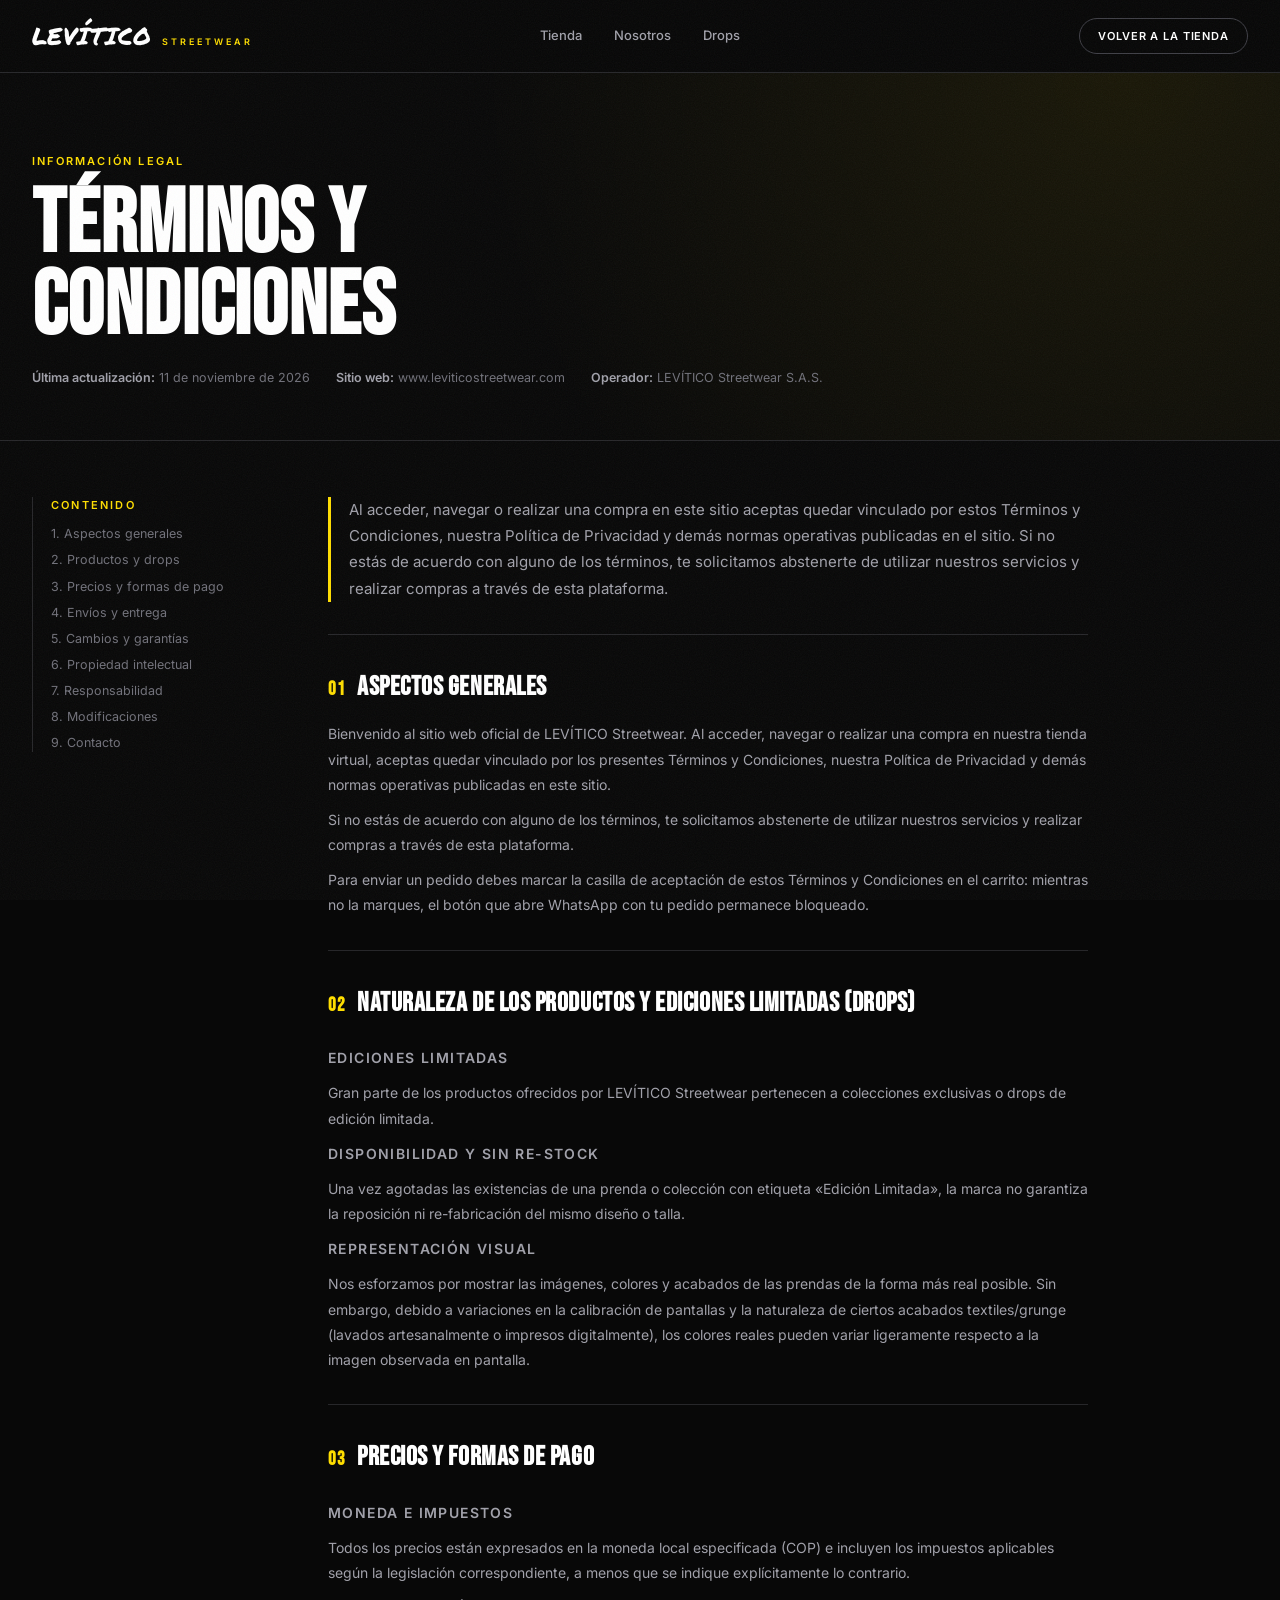
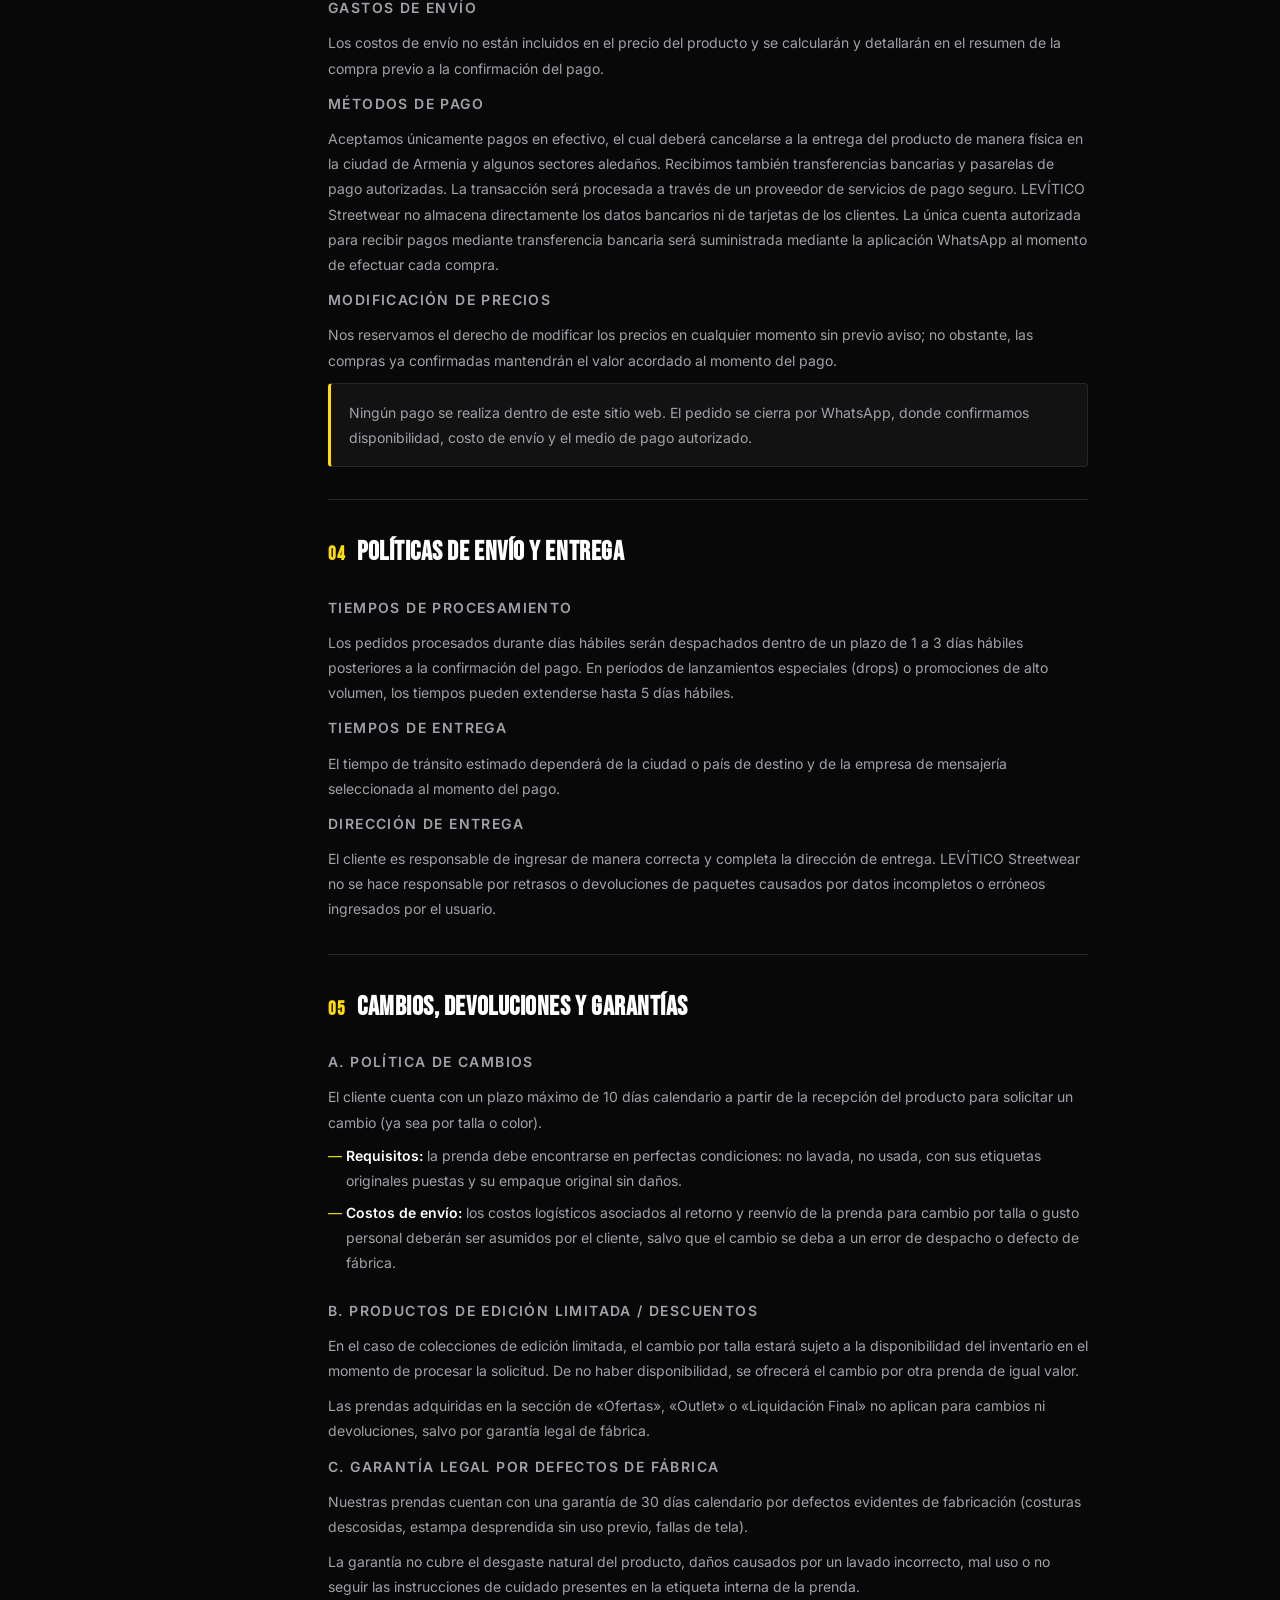
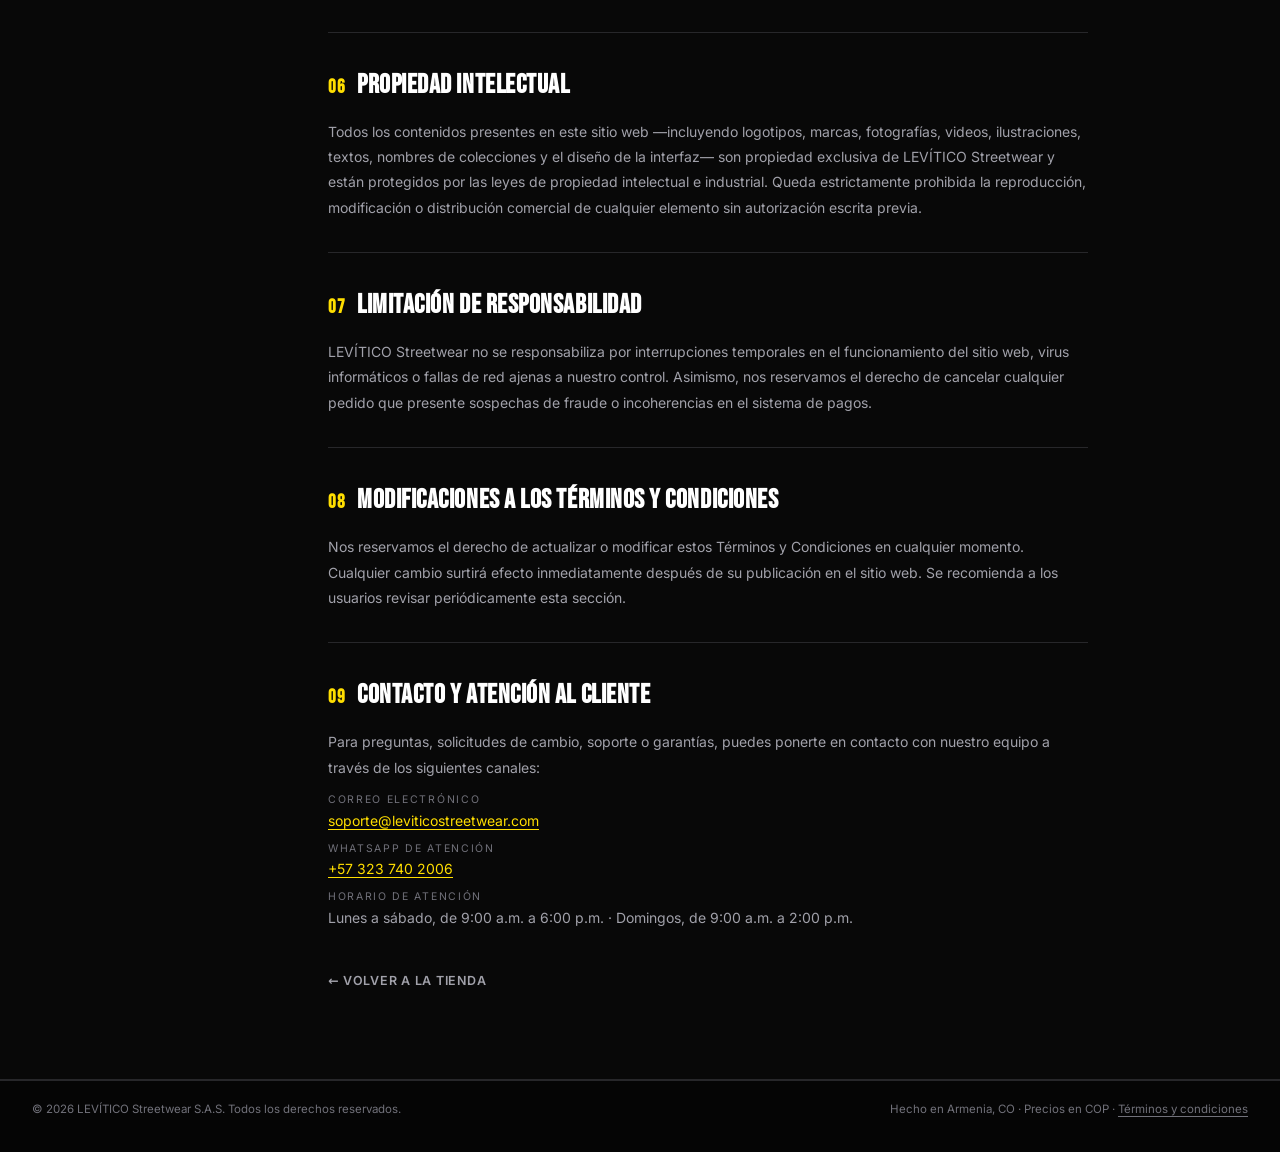
<file: terminos.html>
<!DOCTYPE html>
<html lang="es">
<head>
<meta charset="UTF-8">
<meta name="viewport" content="width=device-width, initial-scale=1">
<title>Términos y Condiciones — LEVÍTICO Streetwear</title>
<meta name="description" content="Términos y Condiciones de LEVÍTICO Streetwear S.A.S.: productos de edición limitada, precios y pagos, envíos, cambios, devoluciones y garantías.">
<meta name="theme-color" content="#080808">
<meta name="robots" content="index, follow">
<link rel="icon" href="data:image/svg+xml,%3Csvg xmlns='http://www.w3.org/2000/svg' viewBox='0 0 64 64'%3E%3Crect width='64' height='64' rx='12' fill='%23080808'/%3E%3Ctext x='32' y='46' font-family='Arial Black,Arial' font-size='38' font-weight='900' text-anchor='middle' fill='%23FFDE00'%3EL%3C/text%3E%3C/svg%3E">
<link rel="preload" href="assets/fonts/bebas-neue-latin.woff2" as="font" type="font/woff2" crossorigin>
<link rel="preload" href="assets/fonts/permanent-marker-latin.woff2" as="font" type="font/woff2" crossorigin>
<link rel="stylesheet" href="fonts.css">
<link rel="stylesheet" href="styles.css">
</head>
<body>

<a class="skip-link" href="#contenido">Saltar al contenido</a>

<!-- ================================= HEADER ================================= -->
<header class="header">
  <div class="header__inner">
    <a class="marca" href="index.html" aria-label="LEVÍTICO Streetwear, volver al inicio">
      <span class="marca__logo">LEVÍTICO</span>
      <span class="marca__sub">Streetwear</span>
    </a>

    <nav class="nav" aria-label="Navegación">
      <a class="nav__link" href="index.html#tienda">Tienda</a>
      <a class="nav__link" href="index.html#nosotros">Nosotros</a>
      <a class="nav__link" href="index.html#drops">Drops</a>
    </nav>

    <div class="acciones acciones--legal">
      <a class="boton boton--fantasma boton--legal" href="index.html">Volver a la tienda</a>
    </div>
  </div>
</header>

<main id="contenido">

  <!-- ================================ PORTADA ============================== -->
  <section class="legal-hero">
    <div class="legal-hero__inner">
      <p class="legal-hero__eyebrow">Información legal</p>
      <h1 class="legal-hero__titulo">Términos y<br>Condiciones</h1>
      <div class="legal-hero__meta">
        <span><strong>Última actualización:</strong> 11 de noviembre de 2026</span>
        <span><strong>Sitio web:</strong> www.leviticostreetwear.com</span>
        <span><strong>Operador:</strong> LEVÍTICO Streetwear S.A.S.</span>
      </div>
    </div>
  </section>

  <!-- ================================ CUERPO =============================== -->
  <div class="legal">

    <nav class="legal__toc" aria-label="Contenido de los términos">
      <p class="legal__toc-titulo">Contenido</p>
      <a href="#aspectos-generales">1. Aspectos generales</a>
      <a href="#productos">2. Productos y drops</a>
      <a href="#precios">3. Precios y formas de pago</a>
      <a href="#envios">4. Envíos y entrega</a>
      <a href="#cambios">5. Cambios y garantías</a>
      <a href="#propiedad">6. Propiedad intelectual</a>
      <a href="#responsabilidad">7. Responsabilidad</a>
      <a href="#modificaciones">8. Modificaciones</a>
      <a href="#contacto">9. Contacto</a>
    </nav>

    <article class="legal__cuerpo">

      <p class="legal__intro">
        Al acceder, navegar o realizar una compra en este sitio aceptas quedar vinculado por estos Términos y
        Condiciones, nuestra Política de Privacidad y demás normas operativas publicadas en el sitio. Si no estás
        de acuerdo con alguno de los términos, te solicitamos abstenerte de utilizar nuestros servicios y realizar
        compras a través de esta plataforma.
      </p>

      <!-- 1 -->
      <section class="legal__sec" id="aspectos-generales">
        <h2 class="legal__sec-titulo"><span class="legal__sec-num">01</span> Aspectos generales</h2>
        <p>
          Bienvenido al sitio web oficial de LEVÍTICO Streetwear. Al acceder, navegar o realizar una compra en
          nuestra tienda virtual, aceptas quedar vinculado por los presentes Términos y Condiciones, nuestra
          Política de Privacidad y demás normas operativas publicadas en este sitio.
        </p>
        <p>
          Si no estás de acuerdo con alguno de los términos, te solicitamos abstenerte de utilizar nuestros
          servicios y realizar compras a través de esta plataforma.
        </p>
        <p>
          Para enviar un pedido debes marcar la casilla de aceptación de estos Términos y Condiciones en el carrito:
          mientras no la marques, el botón que abre WhatsApp con tu pedido permanece bloqueado.
        </p>
      </section>

      <!-- 2 -->
      <section class="legal__sec" id="productos">
        <h2 class="legal__sec-titulo"><span class="legal__sec-num">02</span> Naturaleza de los productos y ediciones limitadas (drops)</h2>

        <p class="legal__sub">Ediciones limitadas</p>
        <p>
          Gran parte de los productos ofrecidos por LEVÍTICO Streetwear pertenecen a colecciones exclusivas o
          drops de edición limitada.
        </p>

        <p class="legal__sub">Disponibilidad y sin re-stock</p>
        <p>
          Una vez agotadas las existencias de una prenda o colección con etiqueta «Edición Limitada», la marca no
          garantiza la reposición ni re-fabricación del mismo diseño o talla.
        </p>

        <p class="legal__sub">Representación visual</p>
        <p>
          Nos esforzamos por mostrar las imágenes, colores y acabados de las prendas de la forma más real posible.
          Sin embargo, debido a variaciones en la calibración de pantallas y la naturaleza de ciertos acabados
          textiles/grunge (lavados artesanalmente o impresos digitalmente), los colores reales pueden variar
          ligeramente respecto a la imagen observada en pantalla.
        </p>
      </section>

      <!-- 3 -->
      <section class="legal__sec" id="precios">
        <h2 class="legal__sec-titulo"><span class="legal__sec-num">03</span> Precios y formas de pago</h2>

        <p class="legal__sub">Moneda e impuestos</p>
        <p>
          Todos los precios están expresados en la moneda local especificada (COP) e incluyen los impuestos
          aplicables según la legislación correspondiente, a menos que se indique explícitamente lo contrario.
        </p>

        <p class="legal__sub">Gastos de envío</p>
        <p>
          Los costos de envío no están incluidos en el precio del producto y se calcularán y detallarán en el
          resumen de la compra previo a la confirmación del pago.
        </p>

        <p class="legal__sub">Métodos de pago</p>
        <p>
          Aceptamos únicamente pagos en efectivo, el cual deberá cancelarse a la entrega del producto de manera
          física en la ciudad de Armenia y algunos sectores aledaños. Recibimos también transferencias bancarias y
          pasarelas de pago autorizadas. La transacción será procesada a través de un proveedor de servicios de pago
          seguro. LEVÍTICO Streetwear no almacena directamente los datos bancarios ni de tarjetas de los clientes.
          La única cuenta autorizada para recibir pagos mediante transferencia bancaria será suministrada mediante
          la aplicación WhatsApp al momento de efectuar cada compra.
        </p>

        <p class="legal__sub">Modificación de precios</p>
        <p>
          Nos reservamos el derecho de modificar los precios en cualquier momento sin previo aviso; no obstante,
          las compras ya confirmadas mantendrán el valor acordado al momento del pago.
        </p>

        <p class="legal__aviso">
          Ningún pago se realiza dentro de este sitio web. El pedido se cierra por WhatsApp, donde confirmamos
          disponibilidad, costo de envío y el medio de pago autorizado.
        </p>
      </section>

      <!-- 4 -->
      <section class="legal__sec" id="envios">
        <h2 class="legal__sec-titulo"><span class="legal__sec-num">04</span> Políticas de envío y entrega</h2>

        <p class="legal__sub">Tiempos de procesamiento</p>
        <p>
          Los pedidos procesados durante días hábiles serán despachados dentro de un plazo de 1 a 3 días hábiles
          posteriores a la confirmación del pago. En períodos de lanzamientos especiales (drops) o promociones de
          alto volumen, los tiempos pueden extenderse hasta 5 días hábiles.
        </p>

        <p class="legal__sub">Tiempos de entrega</p>
        <p>
          El tiempo de tránsito estimado dependerá de la ciudad o país de destino y de la empresa de mensajería
          seleccionada al momento del pago.
        </p>

        <p class="legal__sub">Dirección de entrega</p>
        <p>
          El cliente es responsable de ingresar de manera correcta y completa la dirección de entrega. LEVÍTICO
          Streetwear no se hace responsable por retrasos o devoluciones de paquetes causados por datos incompletos
          o erróneos ingresados por el usuario.
        </p>
      </section>

      <!-- 5 -->
      <section class="legal__sec" id="cambios">
        <h2 class="legal__sec-titulo"><span class="legal__sec-num">05</span> Cambios, devoluciones y garantías</h2>

        <p class="legal__sub">A. Política de cambios</p>
        <p>
          El cliente cuenta con un plazo máximo de 10 días calendario a partir de la recepción del producto para
          solicitar un cambio (ya sea por talla o color).
        </p>
        <ul>
          <li>
            <strong>Requisitos:</strong> la prenda debe encontrarse en perfectas condiciones: no lavada, no usada,
            con sus etiquetas originales puestas y su empaque original sin daños.
          </li>
          <li>
            <strong>Costos de envío:</strong> los costos logísticos asociados al retorno y reenvío de la prenda para
            cambio por talla o gusto personal deberán ser asumidos por el cliente, salvo que el cambio se deba a un
            error de despacho o defecto de fábrica.
          </li>
        </ul>

        <p class="legal__sub">B. Productos de edición limitada / descuentos</p>
        <p>
          En el caso de colecciones de edición limitada, el cambio por talla estará sujeto a la disponibilidad del
          inventario en el momento de procesar la solicitud. De no haber disponibilidad, se ofrecerá el cambio por
          otra prenda de igual valor.
        </p>
        <p>
          Las prendas adquiridas en la sección de «Ofertas», «Outlet» o «Liquidación Final» no aplican para cambios
          ni devoluciones, salvo por garantía legal de fábrica.
        </p>

        <p class="legal__sub">C. Garantía legal por defectos de fábrica</p>
        <p>
          Nuestras prendas cuentan con una garantía de 30 días calendario por defectos evidentes de fabricación
          (costuras descosidas, estampa desprendida sin uso previo, fallas de tela).
        </p>
        <p>
          La garantía no cubre el desgaste natural del producto, daños causados por un lavado incorrecto, mal uso o
          no seguir las instrucciones de cuidado presentes en la etiqueta interna de la prenda.
        </p>
      </section>

      <!-- 6 -->
      <section class="legal__sec" id="propiedad">
        <h2 class="legal__sec-titulo"><span class="legal__sec-num">06</span> Propiedad intelectual</h2>
        <p>
          Todos los contenidos presentes en este sitio web —incluyendo logotipos, marcas, fotografías, videos,
          ilustraciones, textos, nombres de colecciones y el diseño de la interfaz— son propiedad exclusiva de
          LEVÍTICO Streetwear y están protegidos por las leyes de propiedad intelectual e industrial. Queda
          estrictamente prohibida la reproducción, modificación o distribución comercial de cualquier elemento sin
          autorización escrita previa.
        </p>
      </section>

      <!-- 7 -->
      <section class="legal__sec" id="responsabilidad">
        <h2 class="legal__sec-titulo"><span class="legal__sec-num">07</span> Limitación de responsabilidad</h2>
        <p>
          LEVÍTICO Streetwear no se responsabiliza por interrupciones temporales en el funcionamiento del sitio
          web, virus informáticos o fallas de red ajenas a nuestro control. Asimismo, nos reservamos el derecho de
          cancelar cualquier pedido que presente sospechas de fraude o incoherencias en el sistema de pagos.
        </p>
      </section>

      <!-- 8 -->
      <section class="legal__sec" id="modificaciones">
        <h2 class="legal__sec-titulo"><span class="legal__sec-num">08</span> Modificaciones a los términos y condiciones</h2>
        <p>
          Nos reservamos el derecho de actualizar o modificar estos Términos y Condiciones en cualquier momento.
          Cualquier cambio surtirá efecto inmediatamente después de su publicación en el sitio web. Se recomienda a
          los usuarios revisar periódicamente esta sección.
        </p>
      </section>

      <!-- 9 -->
      <section class="legal__sec" id="contacto">
        <h2 class="legal__sec-titulo"><span class="legal__sec-num">09</span> Contacto y atención al cliente</h2>
        <p>
          Para preguntas, solicitudes de cambio, soporte o garantías, puedes ponerte en contacto con nuestro equipo
          a través de los siguientes canales:
        </p>

        <dl class="legal__contacto">
          <div>
            <dt>Correo electrónico</dt>
            <dd><a href="mailto:soporte@leviticostreetwear.com">soporte@leviticostreetwear.com</a></dd>
          </div>
          <div>
            <dt>WhatsApp de atención</dt>
            <dd><a href="https://wa.me/573237402006" target="_blank" rel="noopener">+57 323 740 2006</a></dd>
          </div>
          <div>
            <dt>Horario de atención</dt>
            <dd>Lunes a sábado, de 9:00 a.m. a 6:00 p.m. · Domingos, de 9:00 a.m. a 2:00 p.m.</dd>
          </div>
        </dl>

        <a class="legal__volver" href="index.html">← Volver a la tienda</a>
      </section>

    </article>
  </div>
</main>

<!-- ================================= FOOTER ================================= -->
<footer class="footer">
  <div class="footer__base">
    <p>© <span id="anioActual">2026</span> LEVÍTICO Streetwear S.A.S. Todos los derechos reservados.</p>
    <p class="footer__base-nota">
      Hecho en Armenia, CO · Precios en COP ·
      <a class="footer__link-legal" href="terminos.html">Términos y condiciones</a>
    </p>
  </div>
</footer>

<script src="anio.js" defer></script>
</body>
</html>
</file>
<file: fonts.css>
﻿@font-face {
  font-family: 'Inter';
  font-style: normal;
  font-weight: 400;
  font-display: swap;
  src: url('assets/fonts/inter-latin-ext.woff2') format('woff2');
  unicode-range: U+0100-02BA, U+02BD-02C5, U+02C7-02CC, U+02CE-02D7, U+02DD-02FF, U+0304, U+0308, U+0329, U+1D00-1DBF, U+1E00-1E9F, U+1EF2-1EFF, U+2020, U+20A0-20AB, U+20AD-20C4, U+2113, U+2C60-2C7F, U+A720-A7FF;
}

@font-face {
  font-family: 'Inter';
  font-style: normal;
  font-weight: 400;
  font-display: swap;
  src: url('assets/fonts/inter-latin.woff2') format('woff2');
  unicode-range: U+0000-00FF, U+0131, U+0152-0153, U+02BB-02BC, U+02C6, U+02DA, U+02DC, U+0304, U+0308, U+0329, U+2000-206F, U+20AC, U+2122, U+2191, U+2193, U+2212, U+2215, U+FEFF, U+FFFD;
}

@font-face {
  font-family: 'Inter';
  font-style: normal;
  font-weight: 500;
  font-display: swap;
  src: url('assets/fonts/inter-latin-ext.woff2') format('woff2');
  unicode-range: U+0100-02BA, U+02BD-02C5, U+02C7-02CC, U+02CE-02D7, U+02DD-02FF, U+0304, U+0308, U+0329, U+1D00-1DBF, U+1E00-1E9F, U+1EF2-1EFF, U+2020, U+20A0-20AB, U+20AD-20C4, U+2113, U+2C60-2C7F, U+A720-A7FF;
}

@font-face {
  font-family: 'Inter';
  font-style: normal;
  font-weight: 500;
  font-display: swap;
  src: url('assets/fonts/inter-latin.woff2') format('woff2');
  unicode-range: U+0000-00FF, U+0131, U+0152-0153, U+02BB-02BC, U+02C6, U+02DA, U+02DC, U+0304, U+0308, U+0329, U+2000-206F, U+20AC, U+2122, U+2191, U+2193, U+2212, U+2215, U+FEFF, U+FFFD;
}

@font-face {
  font-family: 'Inter';
  font-style: normal;
  font-weight: 600;
  font-display: swap;
  src: url('assets/fonts/inter-latin-ext.woff2') format('woff2');
  unicode-range: U+0100-02BA, U+02BD-02C5, U+02C7-02CC, U+02CE-02D7, U+02DD-02FF, U+0304, U+0308, U+0329, U+1D00-1DBF, U+1E00-1E9F, U+1EF2-1EFF, U+2020, U+20A0-20AB, U+20AD-20C4, U+2113, U+2C60-2C7F, U+A720-A7FF;
}

@font-face {
  font-family: 'Inter';
  font-style: normal;
  font-weight: 600;
  font-display: swap;
  src: url('assets/fonts/inter-latin.woff2') format('woff2');
  unicode-range: U+0000-00FF, U+0131, U+0152-0153, U+02BB-02BC, U+02C6, U+02DA, U+02DC, U+0304, U+0308, U+0329, U+2000-206F, U+20AC, U+2122, U+2191, U+2193, U+2212, U+2215, U+FEFF, U+FFFD;
}

@font-face {
  font-family: 'Oswald';
  font-style: normal;
  font-weight: 500;
  font-display: swap;
  src: url('assets/fonts/oswald-latin-ext.woff2') format('woff2');
  unicode-range: U+0100-02BA, U+02BD-02C5, U+02C7-02CC, U+02CE-02D7, U+02DD-02FF, U+0304, U+0308, U+0329, U+1D00-1DBF, U+1E00-1E9F, U+1EF2-1EFF, U+2020, U+20A0-20AB, U+20AD-20C4, U+2113, U+2C60-2C7F, U+A720-A7FF;
}

@font-face {
  font-family: 'Oswald';
  font-style: normal;
  font-weight: 500;
  font-display: swap;
  src: url('assets/fonts/oswald-latin.woff2') format('woff2');
  unicode-range: U+0000-00FF, U+0131, U+0152-0153, U+02BB-02BC, U+02C6, U+02DA, U+02DC, U+0304, U+0308, U+0329, U+2000-206F, U+20AC, U+2122, U+2191, U+2193, U+2212, U+2215, U+FEFF, U+FFFD;
}

@font-face {
  font-family: 'Oswald';
  font-style: normal;
  font-weight: 600;
  font-display: swap;
  src: url('assets/fonts/oswald-latin-ext.woff2') format('woff2');
  unicode-range: U+0100-02BA, U+02BD-02C5, U+02C7-02CC, U+02CE-02D7, U+02DD-02FF, U+0304, U+0308, U+0329, U+1D00-1DBF, U+1E00-1E9F, U+1EF2-1EFF, U+2020, U+20A0-20AB, U+20AD-20C4, U+2113, U+2C60-2C7F, U+A720-A7FF;
}

@font-face {
  font-family: 'Oswald';
  font-style: normal;
  font-weight: 600;
  font-display: swap;
  src: url('assets/fonts/oswald-latin.woff2') format('woff2');
  unicode-range: U+0000-00FF, U+0131, U+0152-0153, U+02BB-02BC, U+02C6, U+02DA, U+02DC, U+0304, U+0308, U+0329, U+2000-206F, U+20AC, U+2122, U+2191, U+2193, U+2212, U+2215, U+FEFF, U+FFFD;
}

@font-face {
  font-family: 'Oswald';
  font-style: normal;
  font-weight: 700;
  font-display: swap;
  src: url('assets/fonts/oswald-latin-ext.woff2') format('woff2');
  unicode-range: U+0100-02BA, U+02BD-02C5, U+02C7-02CC, U+02CE-02D7, U+02DD-02FF, U+0304, U+0308, U+0329, U+1D00-1DBF, U+1E00-1E9F, U+1EF2-1EFF, U+2020, U+20A0-20AB, U+20AD-20C4, U+2113, U+2C60-2C7F, U+A720-A7FF;
}

@font-face {
  font-family: 'Oswald';
  font-style: normal;
  font-weight: 700;
  font-display: swap;
  src: url('assets/fonts/oswald-latin.woff2') format('woff2');
}

/* ==========================================================================
   LEVÍTICO v2.0 — Display / Brand
   ========================================================================== */

@font-face {
  font-family: 'Bebas Neue';
  font-style: normal;
  font-weight: 400;
  font-display: swap;
  src: url('assets/fonts/bebas-neue-latin-ext.woff2') format('woff2');
  unicode-range: U+0100-02BA, U+02BD-02C5, U+02C7-02CC, U+02CE-02D7, U+02DD-02FF, U+0304, U+0308, U+0329, U+1D00-1DBF, U+1E00-1E9F, U+1EF2-1EFF, U+2020, U+20A0-20AB, U+20AD-20C4, U+2113, U+2C60-2C7F, U+A720-A7FF;
}

@font-face {
  font-family: 'Bebas Neue';
  font-style: normal;
  font-weight: 400;
  font-display: swap;
  src: url('assets/fonts/bebas-neue-latin.woff2') format('woff2');
  unicode-range: U+0000-00FF, U+0131, U+0152-0153, U+02BB-02BC, U+02C6, U+02DA, U+02DC, U+0304, U+0308, U+0329, U+2000-206F, U+20AC, U+2122, U+2191, U+2193, U+2212, U+2215, U+FEFF, U+FFFD;
}

@font-face {
  font-family: 'Permanent Marker';
  font-style: normal;
  font-weight: 400;
  font-display: swap;
  src: url('assets/fonts/permanent-marker-latin.woff2') format('woff2');
  unicode-range: U+0000-00FF, U+0131, U+0152-0153, U+02BB-02BC, U+02C6, U+02DA, U+02DC, U+0304, U+0308, U+0329, U+2000-206F, U+20AC, U+2122, U+2191, U+2193, U+2212, U+2215, U+FEFF, U+FFFD;
  unicode-range: U+0000-00FF, U+0131, U+0152-0153, U+02BB-02BC, U+02C6, U+02DA, U+02DC, U+0304, U+0308, U+0329, U+2000-206F, U+20AC, U+2122, U+2191, U+2193, U+2212, U+2215, U+FEFF, U+FFFD;
}
</file>
<file: styles.css>
/* ==========================================================================
   LEVÍTICO STREETWEAR — styles.css
   Sistema de diseño v2.0 · Oscuro / Grunge / Amarillo urbano
   ========================================================================== */

/* --------------------------------------------------------------------------
   1. Tokens
   -------------------------------------------------------------------------- */
:root {
  /* Colores de marca */
  --bg-base: #080808;
  --bg-surface: #121212;
  --bg-elevated: #1e1e1e;
  --bg-input: #161616;
  --linea: #27272a;
  --linea-fuerte: #3f3f46;

  --amarillo: #ffde00;
  --amarillo-hover: #e6c800;
  --texto: #ffffff;
  --texto-2: #a1a1aa;
  --texto-3: #71717a;
  --texto-oscuro: #080808;

  --exito: #22c55e;
  --alerta: #ef4444;
  --aviso: #f97316;

  /* Tipografía */
  --fuente-marca: 'Permanent Marker', 'Segoe Script', cursive;
  --fuente-display: 'Bebas Neue', 'Oswald', 'Arial Narrow', sans-serif;
  --fuente-ui: 'Inter', system-ui, -apple-system, 'Segoe UI', sans-serif;

  /* Medidas */
  --ancho: 1280px;
  --radio: 4px;
  --radio-lg: 10px;
  --header-alto: 72px;
  --transicion: all 0.3s cubic-bezier(0.4, 0, 0.2, 1);

  /* Sombras */
  --sombra-1: 0 12px 30px rgba(0, 0, 0, 0.45);
  --sombra-2: 0 24px 60px rgba(0, 0, 0, 0.65);
  --sombra-amarilla: 0 14px 40px rgba(255, 222, 0, 0.18);
}

/* --------------------------------------------------------------------------
   2. Reset y base
   -------------------------------------------------------------------------- */
*,
*::before,
*::after { box-sizing: border-box; }

html {
  scroll-behavior: smooth;
  scroll-padding-top: calc(var(--header-alto) + 24px);
  -webkit-text-size-adjust: 100%;
}

body {
  margin: 0;
  background: var(--bg-base);
  color: var(--texto);
  font-family: var(--fuente-ui);
  font-size: 16px;
  line-height: 1.5;
  -webkit-font-smoothing: antialiased;
  overflow-x: hidden;
}

body.no-scroll { overflow: hidden; }

img,
video { display: block; max-width: 100%; }

button,
input,
textarea,
select {
  font: inherit;
  color: inherit;
}

button { cursor: pointer; border: 0; background: none; }

a { color: inherit; text-decoration: none; }

h1, h2, h3, h4, p, dl, dd, figure { margin: 0; }

ul { margin: 0; padding: 0; list-style: none; }

::selection { background: var(--amarillo); color: var(--texto-oscuro); }

[hidden] { display: none !important; }

:focus-visible {
  outline: 2px solid var(--amarillo);
  outline-offset: 3px;
}

/* Grano sobre toda la interfaz */
body::after {
  content: "";
  position: fixed;
  inset: 0;
  z-index: 900;
  pointer-events: none;
  opacity: 0.05;
  background-image: url("data:image/svg+xml,%3Csvg xmlns='http://www.w3.org/2000/svg' width='320' height='320'%3E%3Cfilter id='n'%3E%3CfeTurbulence type='fractalNoise' baseFrequency='0.85' numOctaves='4' stitchTiles='stitch'/%3E%3C/filter%3E%3Crect width='320' height='320' filter='url(%23n)'/%3E%3C/svg%3E");
}

.sr-only {
  position: absolute;
  width: 1px; height: 1px;
  padding: 0; margin: -1px;
  overflow: hidden;
  clip: rect(0 0 0 0);
  white-space: nowrap;
  border: 0;
}

.skip-link {
  position: fixed;
  top: -60px;
  left: 16px;
  z-index: 2000;
  padding: 10px 18px;
  background: var(--amarillo);
  color: var(--texto-oscuro);
  font-weight: 700;
  border-radius: var(--radio);
  transition: top 0.2s ease;
}
.skip-link:focus { top: 12px; }

/* --------------------------------------------------------------------------
   3. Utilidades tipográficas
   -------------------------------------------------------------------------- */
.eyebrow {
  font-size: 12px;
  font-weight: 600;
  letter-spacing: 0.22em;
  text-transform: uppercase;
  color: var(--amarillo);
  margin-bottom: 10px;
}

.seccion {
  max-width: var(--ancho);
  margin: 0 auto;
  padding: 96px 32px;
}

.seccion__cabecera {
  display: flex;
  align-items: flex-end;
  justify-content: space-between;
  gap: 24px;
  flex-wrap: wrap;
  margin-bottom: 36px;
}

.seccion__titulo {
  font-family: var(--fuente-display);
  font-weight: 400;
  font-size: clamp(34px, 5vw, 60px);
  line-height: 1.02;
  letter-spacing: 0.04em;
  text-transform: uppercase;
}

.seccion__nota {
  color: var(--texto-2);
  font-size: 14px;
  max-width: 34ch;
  padding-bottom: 6px;
}

/* --------------------------------------------------------------------------
   4. Botones
   -------------------------------------------------------------------------- */
.boton {
  display: inline-flex;
  align-items: center;
  justify-content: center;
  gap: 10px;
  padding: 14px 26px;
  border-radius: 999px;
  font-size: 13px;
  font-weight: 700;
  letter-spacing: 0.1em;
  text-transform: uppercase;
  transition: var(--transicion);
}

.boton--amarillo {
  background: var(--amarillo);
  color: var(--texto-oscuro);
}
.boton--amarillo:hover {
  background: var(--amarillo-hover);
  transform: translateY(-2px);
  filter: brightness(1.02);
  box-shadow: var(--sombra-amarilla);
}
.boton--amarillo:disabled,
.boton--amarillo:disabled:hover {
  background: var(--linea-fuerte);
  color: var(--texto-2);
  cursor: not-allowed;
  box-shadow: none;
  transform: none;
  filter: none;
}

.boton--fantasma {
  border: 1px solid var(--linea-fuerte);
  color: var(--texto);
}
.boton--fantasma:hover {
  border-color: var(--amarillo);
  color: var(--amarillo);
  transform: translateY(-2px);
}

.boton--bloque { width: 100%; }

/* Botón compacto para la cabecera de las páginas legales */
.boton--legal {
  padding: 9px 18px;
  font-size: 11px;
  letter-spacing: 0.08em;
}

/* CTA pill del hero */
.cta-pill {
  display: inline-flex;
  align-items: center;
  gap: 14px;
  padding: 8px 8px 8px 28px;
  border-radius: 999px;
  background: var(--amarillo);
  color: var(--texto-oscuro);
  font-size: 13px;
  font-weight: 800;
  letter-spacing: 0.14em;
  text-transform: uppercase;
  transition: var(--transicion);
}
.cta-pill:hover {
  background: var(--amarillo-hover);
  transform: translateY(-3px);
  box-shadow: var(--sombra-amarilla);
}
.cta-pill__circulo {
  display: grid;
  place-items: center;
  width: 44px;
  height: 44px;
  border-radius: 50%;
  background: var(--bg-base);
  color: #fff;
  font-size: 18px;
  transition: transform 0.3s cubic-bezier(0.4, 0, 0.2, 1);
}
.cta-pill:hover .cta-pill__circulo { transform: rotate(45deg); }

/* --------------------------------------------------------------------------
   5. Barra de anuncio + Header
   -------------------------------------------------------------------------- */
.anuncio {
  background: var(--amarillo);
  color: var(--texto-oscuro);
  overflow: hidden;
  font-size: 11px;
  font-weight: 800;
  letter-spacing: 0.16em;
  text-transform: uppercase;
}
.anuncio__track {
  display: flex;
  gap: 26px;
  align-items: center;
  width: max-content;
  padding: 7px 0;
  animation: deslizar 32s linear infinite;
}
.anuncio__dot { font-size: 8px; opacity: 0.7; }

@keyframes deslizar {
  from { transform: translateX(0); }
  to { transform: translateX(-50%); }
}

.header {
  position: sticky;
  top: 0;
  z-index: 500;
  background: rgba(8, 8, 8, 0.78);
  backdrop-filter: blur(12px);
  -webkit-backdrop-filter: blur(12px);
  border-bottom: 1px solid var(--linea);
}

.header__inner {
  max-width: var(--ancho);
  margin: 0 auto;
  height: var(--header-alto);
  padding: 0 32px;
  display: grid;
  grid-template-columns: 1fr auto 1fr;
  align-items: center;
  gap: 20px;
}

.marca { display: flex; align-items: baseline; gap: 10px; min-width: 0; }

.marca__logo {
  font-family: var(--fuente-marca);
  font-size: 24px;
  line-height: 1;
  color: var(--texto);
  letter-spacing: 0.02em;
  white-space: nowrap;
}
.marca__logo--sm { font-size: 22px; }

.marca__sub {
  font-size: 9px;
  font-weight: 600;
  letter-spacing: 0.34em;
  text-transform: uppercase;
  color: var(--amarillo);
}

.nav {
  display: flex;
  align-items: center;
  gap: 4px;
  justify-self: center;
}

.nav__item { position: relative; }

.nav__link {
  display: inline-flex;
  align-items: center;
  gap: 6px;
  padding: 10px 14px;
  border-radius: 999px;
  font-size: 13px;
  font-weight: 500;
  color: var(--texto-2);
  transition: var(--transicion);
  white-space: nowrap;
}
.nav__link:hover { color: var(--texto); background: rgba(255, 255, 255, 0.04); }
.nav__link[aria-expanded="true"] { color: var(--amarillo); background: rgba(255, 222, 0, 0.08); }

.nav__caret { transition: transform 0.25s ease; }
.nav__link[aria-expanded="true"] .nav__caret { transform: rotate(180deg); }

.acciones {
  display: flex;
  align-items: center;
  justify-content: flex-end;
  gap: 4px;
}

.accion {
  position: relative;
  display: grid;
  place-items: center;
  width: 40px;
  height: 40px;
  border-radius: 50%;
  color: var(--texto);
  transition: var(--transicion);
}
.accion:hover { background: rgba(255, 255, 255, 0.06); color: var(--amarillo); }
.accion[aria-pressed="true"] { color: var(--amarillo); background: rgba(255, 222, 0, 0.1); }

.accion__badge {
  position: absolute;
  top: 2px;
  right: 0;
  min-width: 18px;
  height: 18px;
  padding: 0 5px;
  border-radius: 999px;
  background: var(--amarillo);
  color: var(--texto-oscuro);
  font-size: 10px;
  font-weight: 800;
  display: grid;
  place-items: center;
  line-height: 1;
  border: 2px solid var(--bg-base);
}

.hamburguesa {
  display: none;
  flex-direction: column;
  justify-content: center;
  gap: 5px;
  width: 40px;
  height: 40px;
  padding: 0 9px;
  border-radius: 50%;
}
.hamburguesa span {
  display: block;
  height: 2px;
  background: var(--texto);
  border-radius: 2px;
  transition: var(--transicion);
}
.hamburguesa[aria-expanded="true"] span:nth-child(1) { transform: translateY(7px) rotate(45deg); }
.hamburguesa[aria-expanded="true"] span:nth-child(2) { opacity: 0; }
.hamburguesa[aria-expanded="true"] span:nth-child(3) { transform: translateY(-7px) rotate(-45deg); }

/* --------------------------------------------------------------------------
   6. Mega menú
   -------------------------------------------------------------------------- */
.mega {
  position: absolute;
  top: 100%;
  left: 0;
  right: 0;
  background: var(--bg-elevated);
  border-top: 1px solid var(--linea);
  border-bottom: 1px solid var(--linea);
  box-shadow: var(--sombra-2);
  opacity: 0;
  visibility: hidden;
  transform: translateY(-8px);
  pointer-events: none;
  transition: opacity 0.24s ease, transform 0.24s ease, visibility 0.24s;
}
.mega.is-open {
  opacity: 1;
  visibility: visible;
  transform: translateY(0);
  pointer-events: auto;
}

.mega__inner {
  max-width: var(--ancho);
  margin: 0 auto;
  padding: 32px;
  display: grid;
  grid-template-columns: repeat(5, minmax(0, 1fr)) 240px;
  gap: 28px;
}

.mega__titulo {
  font-family: var(--fuente-display);
  font-size: 20px;
  letter-spacing: 0.08em;
  text-transform: uppercase;
  color: var(--texto);
  margin-bottom: 12px;
  padding-bottom: 10px;
  border-bottom: 1px solid var(--linea);
}
.mega__titulo::after {
  content: "";
  display: block;
  width: 28px;
  height: 2px;
  background: var(--amarillo);
  margin-top: 10px;
}

.mega__col { display: flex; flex-direction: column; }

.mega__link {
  text-align: left;
  padding: 7px 0;
  font-size: 13.5px;
  color: var(--texto-2);
  transition: var(--transicion);
}
.mega__link:hover { color: var(--amarillo); transform: translateX(3px); }

.mega__promo {
  border-radius: var(--radio-lg);
  padding: 20px;
  background:
    radial-gradient(circle at 82% 18%, rgba(255, 222, 0, 0.22), transparent 55%),
    #0d0d0d;
  border: 1px solid var(--linea);
  display: flex;
  flex-direction: column;
  gap: 10px;
}
.mega__promo-tag {
  align-self: flex-start;
  font-size: 10px;
  font-weight: 800;
  letter-spacing: 0.18em;
  padding: 4px 8px;
  background: var(--amarillo);
  color: var(--texto-oscuro);
}
.mega__promo-titulo {
  font-family: var(--fuente-display);
  font-size: 30px;
  line-height: 0.95;
  text-transform: uppercase;
}
.mega__promo-cta {
  margin-top: auto;
  align-self: flex-start;
  font-size: 12px;
  font-weight: 700;
  color: var(--amarillo);
  border-bottom: 1px solid var(--amarillo);
  padding-bottom: 2px;
}

/* --------------------------------------------------------------------------
   7. Menú móvil
   -------------------------------------------------------------------------- */
.menu-movil {
  position: fixed;
  top: 0;
  right: 0;
  bottom: 0;
  width: min(88vw, 380px);
  z-index: 1001;
  background: var(--bg-surface);
  border-left: 1px solid var(--linea);
  padding: 20px 24px 32px;
  display: flex;
  flex-direction: column;
  gap: 18px;
  transform: translateX(100%);
  transition: transform 0.34s cubic-bezier(0.4, 0, 0.2, 1);
  overflow-y: auto;
}
.menu-movil.is-open { transform: translateX(0); }

.menu-movil__fondo {
  position: fixed;
  inset: 0;
  z-index: 1000;
  background: rgba(0, 0, 0, 0.62);
  opacity: 0;
  pointer-events: none;
  transition: opacity 0.3s ease;
}
.menu-movil__fondo.is-open { opacity: 1; pointer-events: auto; }

.menu-movil__top {
  display: flex;
  align-items: center;
  justify-content: space-between;
  padding-bottom: 16px;
  border-bottom: 1px solid var(--linea);
}

.menu-movil__cerrar {
  display: grid;
  place-items: center;
  width: 38px;
  height: 38px;
  border-radius: 50%;
  border: 1px solid var(--linea);
  color: var(--texto);
}
.menu-movil__cerrar:hover { border-color: var(--amarillo); color: var(--amarillo); }

.menu-movil__nav { display: flex; flex-direction: column; }

.menu-movil__link {
  padding: 14px 0;
  font-size: 17px;
  font-weight: 600;
  border-bottom: 1px solid var(--linea);
  transition: var(--transicion);
}
.menu-movil__link:hover { color: var(--amarillo); }

.menu-movil__pie {
  margin-top: auto;
  font-size: 11px;
  letter-spacing: 0.18em;
  text-transform: uppercase;
  color: var(--texto-3);
}

.acordeon { border-bottom: 1px solid var(--linea); }

.acordeon__btn {
  width: 100%;
  display: flex;
  align-items: center;
  justify-content: space-between;
  padding: 14px 0;
  font-size: 17px;
  font-weight: 600;
  transition: var(--transicion);
}
.acordeon__btn[aria-expanded="true"] { color: var(--amarillo); }
.acordeon__icono { transition: transform 0.25s ease; }
.acordeon__btn[aria-expanded="true"] .acordeon__icono { transform: rotate(180deg); }

.acordeon__panel {
  display: grid;
  grid-template-rows: 0fr;
  transition: grid-template-rows 0.3s ease;
}
.acordeon__panel > * { overflow: hidden; }
.acordeon__panel.is-open { grid-template-rows: 1fr; }

.acordeon__link {
  display: block;
  width: 100%;
  text-align: left;
  padding: 11px 0 11px 14px;
  font-size: 14.5px;
  color: var(--texto-2);
  border-left: 1px solid var(--linea);
  transition: var(--transicion);
}
.acordeon__panel > .acordeon__link:first-child { padding-top: 2px; }
.acordeon__panel > .acordeon__link:last-child { padding-bottom: 16px; }
.acordeon__link:hover { color: var(--amarillo); border-left-color: var(--amarillo); }

/* --------------------------------------------------------------------------
   8. Buscador
   -------------------------------------------------------------------------- */
.buscador {
  position: fixed;
  top: 0;
  left: 0;
  right: 0;
  z-index: 1100;
  background: rgba(12, 12, 12, 0.98);
  border-bottom: 1px solid var(--linea);
  transform: translateY(-100%);
  visibility: hidden;
  pointer-events: none;
  transition: transform 0.3s cubic-bezier(0.4, 0, 0.2, 1), visibility 0.3s;
}
.buscador.is-open { transform: translateY(0); visibility: visible; pointer-events: auto; }

.buscador__inner {
  max-width: 760px;
  margin: 0 auto;
  padding: 40px 24px 30px;
}

.buscador__label {
  display: block;
  font-family: var(--fuente-display);
  font-size: clamp(24px, 4vw, 38px);
  letter-spacing: 0.05em;
  text-transform: uppercase;
  margin-bottom: 16px;
}

.buscador__caja {
  display: flex;
  align-items: center;
  gap: 12px;
  border-bottom: 2px solid var(--amarillo);
  padding-bottom: 10px;
  color: var(--texto-2);
}

.buscador__caja input {
  flex: 1;
  min-width: 0;
  background: none;
  border: 0;
  font-size: 18px;
  color: var(--texto);
  padding: 6px 0;
}
.buscador__caja input::placeholder { color: var(--texto-3); }
.buscador__caja input:focus { outline: none; }
/* Quita la X nativa del input type=search (usamos la nuestra) */
.buscador__caja input::-webkit-search-cancel-button,
.buscador__caja input::-webkit-search-decoration { -webkit-appearance: none; appearance: none; }

.buscador__cerrar {
  display: grid;
  place-items: center;
  width: 36px;
  height: 36px;
  border-radius: 50%;
  color: var(--texto-2);
  transition: var(--transicion);
}
.buscador__cerrar:hover { color: var(--amarillo); background: rgba(255, 255, 255, 0.06); }

.buscador__pista { margin-top: 14px; font-size: 13px; color: var(--texto-3); }

/* --------------------------------------------------------------------------
   9. Hero
   -------------------------------------------------------------------------- */
.hero {
  padding: 12px 12px 14px;
}

.hero__marco {
  position: relative;
  isolation: isolate;
  display: flex;
  align-items: center;
  overflow: hidden;
  min-height: clamp(460px, 84vh, 720px);
  border: 1px solid rgba(255, 255, 255, 0.08);
  border-radius: clamp(14px, 1.5vw, 22px);
  background: #0a0a0a;
  box-shadow: 0 26px 70px rgba(0, 0, 0, 0.6);
}

.hero__foto {
  position: absolute;
  inset: 0;
  width: 100%;
  height: 100%;
  object-fit: cover;
  object-position: center 42%;
  z-index: -3;
}

.hero__velo {
  position: absolute;
  inset: 0;
  z-index: -2;
  background:
    linear-gradient(90deg, rgba(8, 8, 8, 0.95) 0%, rgba(8, 8, 8, 0.8) 30%, rgba(8, 8, 8, 0.22) 58%, rgba(8, 8, 8, 0) 84%),
    linear-gradient(180deg, rgba(8, 8, 8, 0.5) 0%, rgba(8, 8, 8, 0) 26%, rgba(8, 8, 8, 0) 64%, rgba(8, 8, 8, 0.62) 100%);
}

.hero__contenido {
  position: relative;
  z-index: 2;
  display: flex;
  flex-direction: column;
  align-items: flex-start;
  width: 100%;
  padding: clamp(30px, 3.4vw, 56px) clamp(22px, 5.2vw, 80px);
}

/* Membrete manuscrito */
.hero__marca {
  font-family: var(--fuente-marca);
  font-size: clamp(50px, 8.6vw, 122px);
  line-height: 0.9;
  letter-spacing: -0.01em;
  color: #fff;
  margin-left: -0.05em;
  transform: rotate(-1.6deg);
  transform-origin: left center;
  text-shadow: 0 10px 36px rgba(0, 0, 0, 0.5);
}

.hero__lema {
  margin-top: clamp(8px, 0.9vw, 14px);
  font-size: clamp(9px, 0.86vw, 12px);
  font-weight: 600;
  letter-spacing: 0.46em;
  text-transform: uppercase;
  color: rgba(255, 255, 255, 0.62);
}

/* Sello "Nuevo drop" */
.insignia {
  display: inline-block;
  margin-top: clamp(28px, 3.6vw, 50px);
  padding: 0.14em 0.46em 0.24em;
  background: var(--amarillo);
  color: var(--texto-oscuro);
  font-family: var(--fuente-marca);
  font-size: clamp(21px, 2.4vw, 33px);
  line-height: 1;
  text-transform: uppercase;
  transform: rotate(-2.6deg);
  transform-origin: left center;
  box-shadow: 0 12px 28px rgba(0, 0, 0, 0.4);
}

.hero__titulo {
  margin-top: clamp(8px, 0.9vw, 12px);
  font-family: 'Oswald', var(--fuente-display);
  font-weight: 700;
  font-size: clamp(33px, 4.4vw, 64px);
  line-height: 0.94;
  text-transform: uppercase;
  color: #fff;
  -webkit-text-stroke: 0.7px currentColor;
  text-shadow: 0 6px 24px rgba(0, 0, 0, 0.35);
}

.hero__linea { display: block; }

.hero__acento {
  font-style: normal;
  color: var(--amarillo);
  -webkit-text-stroke-color: var(--amarillo);
}

.hero__texto {
  margin-top: clamp(16px, 1.9vw, 26px);
  max-width: 46ch;
  font-size: clamp(14px, 1.05vw, 16px);
  line-height: 1.62;
  color: var(--texto-2);
}

.hero__contenido > .cta-pill {
  margin-top: clamp(18px, 2.1vw, 30px);
}

/* --------------------------------------------------------------------------
   10. Marquesina
   -------------------------------------------------------------------------- */
.marquesina {
  background: var(--amarillo);
  color: var(--texto-oscuro);
  overflow: hidden;
  border-block: 1px solid #000;
}
.marquesina__track {
  display: flex;
  align-items: center;
  gap: 24px;
  width: max-content;
  padding: 12px 0;
  animation: deslizar 26s linear infinite;
}
.marquesina__track span {
  font-family: var(--fuente-display);
  font-size: 26px;
  letter-spacing: 0.08em;
  text-transform: uppercase;
  white-space: nowrap;
}
.marquesina__estrella { font-family: var(--fuente-ui) !important; font-size: 14px !important; }

/* --------------------------------------------------------------------------
   11. Filtros y grid
   -------------------------------------------------------------------------- */
.filtros {
  display: flex;
  gap: 10px;
  flex-wrap: wrap;
  margin-bottom: 28px;
}

.filtro {
  padding: 9px 18px;
  border-radius: 999px;
  border: 1px solid var(--linea-fuerte);
  font-size: 12.5px;
  font-weight: 600;
  letter-spacing: 0.08em;
  text-transform: uppercase;
  color: var(--texto-2);
  transition: var(--transicion);
}
.filtro:hover { border-color: var(--amarillo); color: var(--texto); }
.filtro.is-activo {
  background: var(--amarillo);
  border-color: var(--amarillo);
  color: var(--texto-oscuro);
}

.aviso-filtro {
  font-size: 13px;
  color: var(--texto-2);
  margin: -12px 0 22px;
}
.aviso-filtro strong { color: var(--amarillo); font-weight: 600; }

.grid {
  display: grid;
  grid-template-columns: repeat(4, minmax(0, 1fr));
  gap: 22px;
}

/* Tarjeta */
.card {
  position: relative;
  display: flex;
  flex-direction: column;
  background: var(--bg-surface);
  border: 1px solid var(--linea);
  border-radius: var(--radio);
  overflow: hidden;
  transition: var(--transicion);
}
.card:hover {
  border-color: var(--linea-fuerte);
  transform: translateY(-4px);
  box-shadow: var(--sombra-1);
}

.card__media {
  position: relative;
  aspect-ratio: 3 / 4;
  overflow: hidden;
  background: #0f0f0f;
}

.card__img {
  width: 100%;
  height: 100%;
  object-fit: cover;
  transition: transform 0.5s cubic-bezier(0.4, 0, 0.2, 1);
}

/* Encuadre por foto: el panel guarda un punto de enfoque y un acercamiento.
   Se aplican con variables CSS para que el recorte sea el mismo en la
   tarjeta, la ficha, las miniaturas y el carrito. */
.img-encuadre {
  object-position: var(--enc-x, 50%) var(--enc-y, 50%);
  transform-origin: var(--enc-x, 50%) var(--enc-y, 50%);
  transform: scale(var(--enc-z, 1));
}

.card:hover .card__img { transform: scale(calc(var(--enc-z, 1) * 1.05)); }

.card__badges {
  position: absolute;
  top: 10px;
  left: 10px;
  display: flex;
  flex-direction: column;
  align-items: flex-start;
  gap: 6px;
  z-index: 2;
}

.badge {
  font-size: 9.5px;
  font-weight: 800;
  letter-spacing: 0.12em;
  text-transform: uppercase;
  padding: 5px 8px;
  line-height: 1;
  border-radius: 2px;
}
.badge--limitado { background: var(--amarillo); color: var(--texto-oscuro); }
.badge--nuevo {
  background: rgba(8, 8, 8, 0.86);
  color: var(--amarillo);
  border: 1px solid rgba(255, 222, 0, 0.5);
  backdrop-filter: blur(4px);
}
.badge--ultimas { background: var(--aviso); color: #fff; animation: flotar 2.4s ease-in-out infinite; }
.badge--agotado { background: rgba(24, 24, 27, 0.92); color: var(--texto-2); border: 1px solid var(--linea-fuerte); }

@keyframes flotar {
  0%, 100% { transform: translateY(0); }
  50% { transform: translateY(-3px); }
}

.card__fav {
  position: absolute;
  top: 10px;
  right: 10px;
  z-index: 3;
  display: grid;
  place-items: center;
  width: 34px;
  height: 34px;
  border-radius: 50%;
  background: rgba(8, 8, 8, 0.55);
  border: 1px solid rgba(255, 255, 255, 0.5);
  color: #fff;
  backdrop-filter: blur(4px);
  transition: var(--transicion);
}
.card__fav:hover { border-color: var(--amarillo); color: var(--amarillo); transform: scale(1.08); }
.card__fav.is-fav { background: var(--amarillo); border-color: var(--amarillo); color: var(--texto-oscuro); }

.card__cuerpo {
  padding: 14px 14px 16px;
  display: flex;
  flex-direction: column;
  gap: 4px;
  flex: 1;
}

.card__nombre {
  font-family: var(--fuente-display);
  font-size: 20px;
  line-height: 1.15;
  letter-spacing: 0.03em;
  text-transform: uppercase;
  font-weight: 400;
}

.card__cat {
  font-size: 11.5px;
  color: var(--texto-3);
  letter-spacing: 0.06em;
  text-transform: uppercase;
}

.card__precio-fila {
  display: flex;
  align-items: baseline;
  gap: 8px;
  margin-top: 6px;
  flex-wrap: wrap;
}

.card__precio {
  font-family: var(--fuente-display);
  font-size: 21px;
  letter-spacing: 0.02em;
}
.card__precio--oferta { color: var(--amarillo); }

.card__antes {
  font-size: 12.5px;
  color: var(--texto-3);
  text-decoration: line-through;
}

.card__quick {
  position: absolute;
  left: 10px;
  right: 10px;
  bottom: 10px;
  z-index: 4;
  padding: 11px;
  border-radius: 999px;
  background: var(--amarillo);
  color: var(--texto-oscuro);
  font-size: 11.5px;
  font-weight: 800;
  letter-spacing: 0.1em;
  text-transform: uppercase;
  text-align: center;
  transform: translateY(140%);
  opacity: 0;
  pointer-events: none;
  transition: transform 0.3s cubic-bezier(0.4, 0, 0.2, 1), opacity 0.3s;
}
.card:hover .card__quick,
.card:focus-within .card__quick {
  transform: translateY(0);
  opacity: 1;
  pointer-events: auto;
}
.card__quick:disabled,
.card__quick[aria-disabled="true"] {
  background: var(--linea-fuerte);
  color: var(--texto-2);
  cursor: not-allowed;
}

.card--agotado .card__img { opacity: 0.55; filter: grayscale(0.5); }

/* Skeleton */
.card--esqueleto { pointer-events: none; }
.esqueleto {
  background: #1a1a1a;
  border-radius: 3px;
  position: relative;
  overflow: hidden;
}
.esqueleto::after {
  content: "";
  position: absolute;
  inset: 0;
  background: linear-gradient(90deg, transparent, rgba(255, 255, 255, 0.045), transparent);
  animation: pulso 1.5s ease-in-out infinite;
}
@keyframes pulso {
  0% { transform: translateX(-100%); }
  100% { transform: translateX(100%); }
}
.card--esqueleto .card__media { background: #1a1a1a; }
.card--esqueleto .e-linea { height: 12px; margin-bottom: 8px; }
.card--esqueleto .e-linea--larga { width: 80%; }
.card--esqueleto .e-linea--corta { width: 55%; }
.card--esqueleto .e-linea--corta-2 { width: 40%; margin-top: 10px; }

/* Vacío */
.vacio {
  text-align: center;
  padding: 70px 20px;
  border: 1px dashed var(--linea-fuerte);
  border-radius: var(--radio-lg);
}
.vacio__icono { font-size: 26px; color: var(--amarillo); margin-bottom: 12px; }
.vacio__titulo {
  font-family: var(--fuente-display);
  font-size: 30px;
  letter-spacing: 0.05em;
  text-transform: uppercase;
  margin-bottom: 8px;
}
.vacio__texto { color: var(--texto-2); font-size: 14px; margin-bottom: 20px; }

/* --------------------------------------------------------------------------
   12. Colección / Nosotros / Drops
   -------------------------------------------------------------------------- */
.seccion--coleccion { padding-top: 40px; }

.coleccion {
  display: grid;
  grid-template-columns: 1fr 1fr;
  gap: 56px;
  align-items: center;
}

.coleccion__parrafo { color: var(--texto-2); margin: 18px 0 26px; max-width: 46ch; }

.coleccion__lista { display: flex; flex-direction: column; gap: 12px; margin-bottom: 32px; }
.coleccion__lista li {
  display: flex;
  align-items: baseline;
  gap: 14px;
  font-size: 14.5px;
  padding-bottom: 12px;
  border-bottom: 1px solid var(--linea);
}
.coleccion__lista span {
  font-family: var(--fuente-display);
  font-size: 15px;
  color: var(--amarillo);
  letter-spacing: 0.08em;
}

.coleccion__media { position: relative; }
.coleccion__media img {
  width: 100%;
  aspect-ratio: 4 / 5;
  object-fit: cover;
  filter: grayscale(1) contrast(1.1);
  border-radius: var(--radio);
  border: 1px solid var(--linea);
}
.coleccion__sello {
  position: absolute;
  bottom: -18px;
  left: -18px;
  background: var(--amarillo);
  color: var(--texto-oscuro);
  font-family: var(--fuente-marca);
  font-size: 20px;
  padding: 12px 20px;
  transform: rotate(-6deg);
  box-shadow: var(--sombra-1);
}

.nosotros {
  display: grid;
  grid-template-columns: 0.9fr 1.1fr;
  gap: 56px;
  align-items: center;
}

.nosotros__media { position: relative; }
.nosotros__media img {
  width: 100%;
  aspect-ratio: 4 / 5;
  object-fit: cover;
  filter: grayscale(1);
  border-radius: var(--radio);
  border: 1px solid var(--linea);
}
.nosotros__etiqueta {
  position: absolute;
  top: 16px;
  left: 16px;
  font-size: 10px;
  letter-spacing: 0.2em;
  text-transform: uppercase;
  background: rgba(8, 8, 8, 0.75);
  border: 1px solid var(--linea-fuerte);
  padding: 6px 10px;
}

.nosotros__texto p { color: var(--texto-2); margin-top: 18px; max-width: 52ch; }
.nosotros__secundario { color: var(--texto-3) !important; }

.nosotros__metricas {
  display: flex;
  gap: 36px;
  margin-top: 32px;
  padding-top: 24px;
  border-top: 1px solid var(--linea);
  flex-wrap: wrap;
}
.nosotros__metricas strong {
  display: block;
  font-family: var(--fuente-display);
  font-size: 34px;
  color: var(--amarillo);
  line-height: 1;
}
.nosotros__metricas span {
  font-size: 11px;
  letter-spacing: 0.14em;
  text-transform: uppercase;
  color: var(--texto-3);
}

.drops {
  display: grid;
  grid-template-columns: repeat(3, minmax(0, 1fr));
  gap: 20px;
}

.drop {
  position: relative;
  padding: 28px 24px;
  background: var(--bg-surface);
  border: 1px solid var(--linea);
  border-radius: var(--radio);
  display: flex;
  flex-direction: column;
  gap: 10px;
  transition: var(--transicion);
  overflow: hidden;
}
.drop:hover { border-color: var(--linea-fuerte); transform: translateY(-3px); }

.drop--destacado {
  background:
    radial-gradient(circle at 88% 8%, rgba(255, 222, 0, 0.18), transparent 58%),
    var(--bg-surface);
  border-color: rgba(255, 222, 0, 0.35);
}

.drop__fecha {
  font-family: var(--fuente-display);
  font-size: 15px;
  letter-spacing: 0.16em;
  color: var(--amarillo);
}
.drop__titulo {
  font-family: var(--fuente-display);
  font-size: 34px;
  letter-spacing: 0.04em;
  text-transform: uppercase;
  line-height: 1;
}
.drop__texto { font-size: 14px; color: var(--texto-2); max-width: 32ch; }

.drop__estado {
  margin-top: 8px;
  align-self: flex-start;
  font-size: 10px;
  font-weight: 800;
  letter-spacing: 0.14em;
  text-transform: uppercase;
  padding: 5px 9px;
  border-radius: 2px;
}
.drop__estado--proximo { background: rgba(255, 255, 255, 0.07); color: var(--texto-2); }
.drop__estado--vivo { background: var(--exito); color: #04220f; }

/* --------------------------------------------------------------------------
   13. Newsletter
   -------------------------------------------------------------------------- */
.newsletter {
  border-block: 1px solid var(--linea);
  background:
    radial-gradient(circle at 15% 20%, rgba(255, 222, 0, 0.1), transparent 46%),
    var(--bg-surface);
}
.newsletter__inner {
  max-width: 720px;
  margin: 0 auto;
  padding: 80px 32px;
  text-align: center;
}
.newsletter__titulo {
  font-family: var(--fuente-display);
  font-size: clamp(34px, 5.4vw, 56px);
  line-height: 1;
  letter-spacing: 0.04em;
  text-transform: uppercase;
  margin-bottom: 14px;
}
.newsletter__texto { color: var(--texto-2); font-size: 14.5px; max-width: 46ch; margin: 0 auto 28px; }

.newsletter__form {
  display: flex;
  gap: 10px;
  max-width: 520px;
  margin: 0 auto;
}
.newsletter__form input {
  flex: 1;
  min-width: 0;
  background: var(--bg-input);
  border: 1px solid var(--linea-fuerte);
  border-radius: 999px;
  padding: 14px 22px;
  font-size: 14px;
  color: var(--texto);
  transition: var(--transicion);
}
.newsletter__form input::placeholder { color: var(--texto-3); }
.newsletter__form input:focus { outline: none; border-color: var(--amarillo); }
.newsletter__form input[aria-invalid="true"] { border-color: var(--alerta); }

.newsletter__msg {
  margin-top: 14px;
  font-size: 13px;
  min-height: 20px;
  color: var(--texto-2);
}
.newsletter__msg.es-ok { color: var(--exito); }
.newsletter__msg.es-error { color: var(--alerta); }

/* --------------------------------------------------------------------------
   14. Footer
   -------------------------------------------------------------------------- */
.footer { background: #050505; border-top: 1px solid var(--linea); }

.footer__inner {
  max-width: var(--ancho);
  margin: 0 auto;
  padding: 64px 32px 40px;
  display: grid;
  grid-template-columns: 1.6fr 1fr 1fr 1fr;
  gap: 40px;
}

/* Mientras no haya WhatsApp, correo ni Instagram, la columna de contacto no se pinta */
.footer__inner--sin-contacto { grid-template-columns: 1.6fr 1fr 1fr; }

.footer__marca {
  display: flex;
  flex-direction: column;
  align-items: flex-start;
  gap: 6px;
}
.footer__marca .marca__logo { font-size: 30px; }
.footer__claim {
  margin-top: 14px;
  font-size: 13.5px;
  color: var(--texto-2);
  max-width: 34ch;
}

.footer__col { display: flex; flex-direction: column; gap: 9px; align-items: flex-start; }

.footer__titulo {
  font-size: 11px;
  font-weight: 700;
  letter-spacing: 0.2em;
  text-transform: uppercase;
  color: var(--amarillo);
  margin-bottom: 6px;
}

.footer__link {
  font-size: 13.5px;
  color: var(--texto-2);
  text-align: left;
  transition: var(--transicion);
}
.footer__link:hover { color: var(--texto); }

.footer__redes { display: flex; gap: 8px; margin-top: 8px; }
.footer__redes a {
  display: grid;
  place-items: center;
  width: 34px;
  height: 34px;
  border: 1px solid var(--linea-fuerte);
  border-radius: 50%;
  font-size: 10.5px;
  font-weight: 700;
  letter-spacing: 0.04em;
  color: var(--texto-2);
  transition: var(--transicion);
}
.footer__redes a:hover { border-color: var(--amarillo); color: var(--amarillo); }

.footer__admin {
  color: var(--texto-3);
  text-decoration: underline;
  text-underline-offset: 3px;
  transition: var(--transicion);
}
.footer__admin:hover { color: var(--amarillo); }

.footer__link-legal {
  color: var(--texto-3);
  text-decoration: underline;
  text-underline-offset: 3px;
  transition: var(--transicion);
}
.footer__link-legal:hover { color: var(--amarillo); }

.footer__horario {
  margin-top: 10px;
  font-size: 11.5px;
  line-height: 1.6;
  color: var(--texto-3);
  max-width: 26ch;
}

.footer__base {
  max-width: var(--ancho);
  margin: 0 auto;
  padding: 20px 32px 34px;
  border-top: 1px solid var(--linea);
  display: flex;
  justify-content: space-between;
  gap: 16px;
  flex-wrap: wrap;
  font-size: 11.5px;
  color: var(--texto-3);
}

/* --------------------------------------------------------------------------
   15. Modal de producto
   -------------------------------------------------------------------------- */
.modal {
  position: fixed;
  inset: 0;
  z-index: 1200;
  display: flex;
  align-items: center;
  justify-content: center;
  padding: 24px;
  visibility: hidden;
  pointer-events: none;
}
.modal.is-open { visibility: visible; pointer-events: auto; }

.modal__fondo {
  position: absolute;
  inset: 0;
  background: rgba(0, 0, 0, 0.82);
  backdrop-filter: blur(4px);
  opacity: 0;
  transition: opacity 0.3s ease;
}
.modal.is-open .modal__fondo { opacity: 1; }

.modal__caja {
  position: relative;
  z-index: 1;
  display: grid;
  grid-template-columns: 1.05fr 1fr;
  width: min(100%, 980px);
  max-height: min(90vh, 780px);
  background: var(--bg-surface);
  border: 1px solid var(--linea);
  border-radius: var(--radio-lg);
  overflow: hidden;
  box-shadow: var(--sombra-2);
  opacity: 0;
  transform: translateY(18px) scale(0.985);
  transition: opacity 0.3s ease, transform 0.35s cubic-bezier(0.4, 0, 0.2, 1);
}
.modal.is-open .modal__caja { opacity: 1; transform: translateY(0) scale(1); }

.modal__cerrar {
  position: absolute;
  top: 12px;
  right: 12px;
  z-index: 5;
  display: grid;
  place-items: center;
  width: 38px;
  height: 38px;
  border-radius: 50%;
  background: rgba(8, 8, 8, 0.7);
  border: 1px solid var(--linea-fuerte);
  color: var(--texto);
  transition: var(--transicion);
}
.modal__cerrar:hover { background: var(--amarillo); color: var(--texto-oscuro); border-color: var(--amarillo); }

.modal__media {
  position: relative;
  background: #0d0d0d;
  min-height: 320px;
  overflow: hidden;
}
.modal__media img,
.modal__video {
  width: 100%;
  height: 100%;
  max-height: min(90vh, 780px);
  object-fit: cover;
}
.modal__video { position: absolute; inset: 0; background: #000; }

/* Galería: flechas y tira de miniaturas */
.modal__flecha {
  position: absolute;
  top: 50%;
  transform: translateY(-50%);
  z-index: 3;
  display: grid;
  place-items: center;
  width: 36px;
  height: 36px;
  border-radius: 50%;
  border: 1px solid var(--linea-fuerte);
  background: rgba(8, 8, 8, 0.72);
  color: var(--texto);
  cursor: pointer;
  transition: var(--transicion);
}
.modal__flecha:hover { background: var(--amarillo); color: var(--texto-oscuro); border-color: var(--amarillo); }
.modal__flecha--izq { left: 12px; }
.modal__flecha--der { right: 12px; }
.modal__flecha[hidden] { display: none; }

.modal__tira {
  position: absolute;
  right: 0;
  bottom: 0;
  left: 0;
  z-index: 2;
  display: flex;
  gap: 8px;
  padding: 26px 12px 12px;
  overflow-x: auto;
  background: linear-gradient(to top, rgba(8, 8, 8, 0.94), rgba(8, 8, 8, 0.6) 55%, transparent);
  scrollbar-width: none;
}
.modal__tira::-webkit-scrollbar { display: none; }
.modal__tira[hidden] { display: none; }

.modal__tira-btn {
  position: relative;
  flex: 0 0 auto;
  width: 46px;
  height: 58px;
  padding: 0;
  border: 1px solid rgba(255, 255, 255, 0.18);
  border-radius: var(--radio);
  background: #0d0d0d;
  overflow: hidden;
  cursor: pointer;
  opacity: 0.72;
  transition: var(--transicion);
}
.modal__tira-btn img,
.modal__tira-btn video {
  width: 100%;
  height: 100%;
  object-fit: cover;
  display: block;
}
.modal__tira-btn:hover { opacity: 1; border-color: var(--amarillo); }
.modal__tira-btn.is-activo { opacity: 1; border-color: var(--amarillo); box-shadow: 0 0 0 1px var(--amarillo); }

.modal__tira-play {
  position: absolute;
  inset: 0;
  display: grid;
  place-items: center;
  color: #fff;
  font-size: 13px;
  text-shadow: 0 1px 4px rgba(0, 0, 0, 0.8);
  background: rgba(0, 0, 0, 0.28);
  pointer-events: none;
}

.modal__badges {
  position: absolute;
  top: 12px;
  left: 12px;
  display: flex;
  flex-direction: column;
  align-items: flex-start;
  gap: 6px;
  z-index: 2;
}

.modal__info {
  padding: 34px 30px 28px;
  overflow-y: auto;
  display: flex;
  flex-direction: column;
}

.modal__cat {
  font-size: 11px;
  letter-spacing: 0.2em;
  text-transform: uppercase;
  color: var(--amarillo);
  margin-bottom: 8px;
}

.modal__nombre {
  font-family: var(--fuente-display);
  font-size: clamp(28px, 3.6vw, 40px);
  line-height: 1.05;
  letter-spacing: 0.03em;
  text-transform: uppercase;
  margin-bottom: 12px;
}

.modal__precios { display: flex; align-items: baseline; gap: 12px; margin-bottom: 18px; flex-wrap: wrap; }
.modal__precio { font-family: var(--fuente-display); font-size: 30px; letter-spacing: 0.02em; }
.modal__antes { font-size: 14px; color: var(--texto-3); text-decoration: line-through; }

.modal__desc { font-size: 14px; color: var(--texto-2); margin-bottom: 12px; }
.modal__meta {
  font-size: 12px;
  color: var(--texto-3);
  letter-spacing: 0.04em;
  margin-bottom: 22px;
  padding-bottom: 18px;
  border-bottom: 1px solid var(--linea);
}

.modal__label {
  font-size: 11px;
  letter-spacing: 0.18em;
  text-transform: uppercase;
  color: var(--texto-2);
}
.modal__tallas-top {
  display: flex;
  align-items: center;
  justify-content: space-between;
  margin-bottom: 12px;
}
.modal__guia {
  font-size: 11.5px;
  color: var(--texto-3);
  border-bottom: 1px dotted var(--texto-3);
  transition: var(--transicion);
}
.modal__guia:hover { color: var(--amarillo); border-color: var(--amarillo); }

.tallas { display: flex; flex-wrap: wrap; gap: 8px; margin-bottom: 8px; }

.talla {
  min-width: 46px;
  padding: 10px 12px;
  border: 1px solid var(--linea-fuerte);
  border-radius: var(--radio);
  font-size: 13px;
  font-weight: 600;
  color: var(--texto);
  transition: var(--transicion);
}
.talla:hover:not(:disabled) { border-color: var(--amarillo); }
.talla[aria-pressed="true"] {
  background: var(--amarillo);
  border-color: var(--amarillo);
  color: var(--texto-oscuro);
}
.talla:disabled {
  color: var(--texto-3);
  border-color: var(--linea);
  text-decoration: line-through;
  cursor: not-allowed;
  background: repeating-linear-gradient(135deg, transparent, transparent 5px, rgba(255, 255, 255, 0.03) 5px, rgba(255, 255, 255, 0.03) 6px);
}

.modal__error {
  font-size: 12.5px;
  color: var(--alerta);
  margin: 6px 0 0;
}

.modal__nota {
  margin-top: 12px;
  font-size: 11px;
  color: var(--texto-3);
  text-align: center;
}

.modal__aviso {
  margin-top: 14px;
  padding-left: 10px;
  border-left: 2px solid var(--linea-fuerte);
  display: grid;
  gap: 4px;
  font-size: 11px;
  line-height: 1.55;
  color: var(--texto-3);
}

.modal__legal,
.carrito__legal {
  color: var(--texto-2);
  text-decoration: underline;
  text-underline-offset: 2px;
  transition: var(--transicion);
}
.modal__legal:hover,
.carrito__legal:hover { color: var(--amarillo); }

.modal__info .boton { margin-top: 18px; }
.modal__info .boton:disabled {
  background: var(--linea-fuerte);
  color: var(--texto-2);
  cursor: not-allowed;
  box-shadow: none;
  transform: none;
}

/* --------------------------------------------------------------------------
   16. Carrito lateral
   -------------------------------------------------------------------------- */
.carrito {
  position: fixed;
  inset: 0;
  z-index: 1250;
  pointer-events: none;
}

.carrito__fondo {
  position: absolute;
  inset: 0;
  background: rgba(0, 0, 0, 0.72);
  opacity: 0;
  transition: opacity 0.3s ease;
  pointer-events: none;
}
.carrito.is-open { pointer-events: auto; }
.carrito.is-open .carrito__fondo { opacity: 1; pointer-events: auto; }

.carrito__panel {
  position: absolute;
  top: 0;
  right: 0;
  bottom: 0;
  width: min(92vw, 430px);
  background: var(--bg-surface);
  border-left: 1px solid var(--linea);
  display: flex;
  flex-direction: column;
  transform: translateX(100%);
  transition: transform 0.36s cubic-bezier(0.4, 0, 0.2, 1);
  pointer-events: auto;
}
.carrito.is-open .carrito__panel { transform: translateX(0); }

.carrito__cabecera {
  display: flex;
  align-items: center;
  justify-content: space-between;
  padding: 20px 22px;
  border-bottom: 1px solid var(--linea);
}
.carrito__titulo {
  font-family: var(--fuente-display);
  font-size: 26px;
  letter-spacing: 0.06em;
  text-transform: uppercase;
  font-weight: 400;
}
.carrito__cerrar {
  display: grid;
  place-items: center;
  width: 38px;
  height: 38px;
  border-radius: 50%;
  border: 1px solid var(--linea);
  color: var(--texto);
  transition: var(--transicion);
}
.carrito__cerrar:hover { border-color: var(--amarillo); color: var(--amarillo); }

.carrito__cuerpo {
  flex: 1;
  overflow-y: auto;
  padding: 18px 22px;
  display: flex;
  flex-direction: column;
  gap: 16px;
}

.carrito__vacio {
  flex: 1;
  display: flex;
  flex-direction: column;
  align-items: center;
  justify-content: center;
  gap: 14px;
  color: var(--texto-2);
  font-size: 14px;
}
.carrito__vacio-icono { font-size: 26px; color: var(--amarillo); }

.item {
  display: grid;
  grid-template-columns: 66px 1fr auto;
  gap: 12px;
  padding-bottom: 16px;
  border-bottom: 1px solid var(--linea);
}
.item__img {
  width: 66px;
  height: 88px;
  object-fit: cover;
  border-radius: 3px;
  background: #0f0f0f;
}
/* La miniatura del carrito solo respeta el punto de enfoque: sin zoom,
   para que no se salga de su celda. */
.item__img.img-encuadre { transform: none; }
.item__info { display: flex; flex-direction: column; gap: 3px; min-width: 0; }
.item__nombre {
  font-size: 13.5px;
  font-weight: 600;
  line-height: 1.3;
  overflow: hidden;
  text-overflow: ellipsis;
  display: -webkit-box;
  -webkit-line-clamp: 2;
  -webkit-box-orient: vertical;
}
.item__meta { font-size: 11.5px; color: var(--texto-3); }
.item__precio { font-size: 13px; color: var(--texto); margin-top: 2px; }

.item__controles {
  display: flex;
  flex-direction: column;
  align-items: flex-end;
  justify-content: space-between;
  gap: 8px;
}
.item__cantidad {
  display: flex;
  align-items: center;
  gap: 2px;
  border: 1px solid var(--linea);
  border-radius: 999px;
  padding: 2px;
}
.item__cantidad button {
  width: 24px;
  height: 24px;
  display: grid;
  place-items: center;
  border-radius: 50%;
  color: var(--texto-2);
  font-size: 14px;
  line-height: 1;
  transition: var(--transicion);
}
.item__cantidad button:hover { background: var(--bg-elevated); color: var(--amarillo); }
.item__cantidad span {
  min-width: 20px;
  text-align: center;
  font-size: 12.5px;
  font-weight: 600;
}
.item__quitar {
  font-size: 10.5px;
  letter-spacing: 0.06em;
  text-transform: uppercase;
  color: var(--texto-3);
  border-bottom: 1px solid transparent;
  transition: var(--transicion);
}
.item__quitar:hover { color: var(--alerta); border-color: var(--alerta); }

.carrito__pie {
  padding: 18px 22px 22px;
  border-top: 1px solid var(--linea);
  background: var(--bg-surface);
}
.carrito__subtotal {
  display: flex;
  align-items: baseline;
  justify-content: space-between;
  margin-bottom: 6px;
}
.carrito__subtotal span {
  font-size: 11px;
  letter-spacing: 0.18em;
  text-transform: uppercase;
  color: var(--texto-2);
}
.carrito__subtotal strong { font-family: var(--fuente-display); font-size: 26px; letter-spacing: 0.02em; }
.carrito__aviso { font-size: 11.5px; color: var(--texto-3); margin-bottom: 14px; }
.carrito__acepto {
  display: flex;
  align-items: flex-start;
  gap: 9px;
  margin-bottom: 13px;
  font-size: 11.5px;
  line-height: 1.55;
  color: var(--texto-2);
  cursor: pointer;
}
.carrito__acepto input {
  flex: none;
  width: 15px;
  height: 15px;
  margin: 1px 0 0;
  accent-color: var(--amarillo);
  color-scheme: dark;
  cursor: pointer;
}
.carrito__vaciar {
  display: block;
  width: 100%;
  margin-top: 10px;
  font-size: 11px;
  letter-spacing: 0.1em;
  text-transform: uppercase;
  color: var(--texto-3);
  transition: var(--transicion);
}
.carrito__vaciar:hover { color: var(--alerta); }
.carrito__nota { margin-top: 10px; font-size: 10.5px; color: var(--texto-3); text-align: center; }

/* --------------------------------------------------------------------------
   17. Toast
   -------------------------------------------------------------------------- */
.toast {
  position: fixed;
  bottom: 24px;
  left: 24px;
  z-index: 1400;
  max-width: min(92vw, 340px);
  padding: 13px 18px;
  border-radius: var(--radio);
  background: var(--bg-elevated);
  border: 1px solid var(--linea-fuerte);
  border-left: 3px solid var(--amarillo);
  color: var(--texto);
  font-size: 13px;
  box-shadow: var(--sombra-1);
  opacity: 0;
  transform: translateY(10px);
  pointer-events: none;
  transition: opacity 0.25s ease, transform 0.25s ease;
}
.toast.is-visible { opacity: 1; transform: translateY(0); }
.toast--error { border-left-color: var(--alerta); }
.toast--ok { border-left-color: var(--exito); }

/* --------------------------------------------------------------------------
   18. Página legal (términos y condiciones)
   -------------------------------------------------------------------------- */
.legal-hero {
  border-bottom: 1px solid var(--linea);
  background:
    radial-gradient(circle at 88% 0%, rgba(255, 222, 0, 0.07), transparent 55%),
    var(--bg-base);
}
.legal-hero__inner {
  max-width: var(--ancho);
  margin: 0 auto;
  padding: 80px 32px 52px;
}
.legal-hero__eyebrow {
  font-size: 11px;
  font-weight: 700;
  letter-spacing: 0.2em;
  text-transform: uppercase;
  color: var(--amarillo);
  margin-bottom: 14px;
}
.legal-hero__titulo {
  font-family: var(--fuente-display);
  font-size: clamp(44px, 8vw, 90px);
  line-height: 0.92;
  letter-spacing: 0.01em;
  text-transform: uppercase;
  color: var(--texto);
}
.legal-hero__meta {
  margin-top: 20px;
  display: flex;
  flex-wrap: wrap;
  gap: 6px 26px;
  font-size: 12.5px;
  color: var(--texto-3);
}
.legal-hero__meta strong { color: var(--texto-2); font-weight: 600; }

.legal {
  max-width: var(--ancho);
  margin: 0 auto;
  padding: 56px 32px 88px;
  display: grid;
  grid-template-columns: 240px minmax(0, 1fr);
  gap: 56px;
  align-items: start;
}

.legal__toc {
  position: sticky;
  top: calc(var(--header-alto) + 22px);
  display: flex;
  flex-direction: column;
  gap: 8px;
  padding-left: 18px;
  border-left: 1px solid var(--linea);
}
.legal__toc-titulo {
  font-size: 11px;
  font-weight: 700;
  letter-spacing: 0.2em;
  text-transform: uppercase;
  color: var(--amarillo);
  margin-bottom: 4px;
}
.legal__toc a {
  font-size: 12.5px;
  line-height: 1.45;
  color: var(--texto-3);
  transition: var(--transicion);
}
.legal__toc a:hover { color: var(--amarillo); }

.legal__cuerpo { max-width: 76ch; }

.legal__intro {
  margin-bottom: 8px;
  padding-left: 18px;
  border-left: 3px solid var(--amarillo);
  font-size: 15px;
  line-height: 1.75;
  color: var(--texto-2);
}

.legal__sec {
  padding-top: 32px;
  margin-top: 32px;
  border-top: 1px solid var(--linea);
  scroll-margin-top: calc(var(--header-alto) + 20px);
}
.legal__sec-titulo {
  display: flex;
  align-items: baseline;
  gap: 12px;
  font-family: var(--fuente-display);
  font-size: 27px;
  letter-spacing: 0.02em;
  text-transform: uppercase;
  color: var(--texto);
  margin-bottom: 14px;
}
.legal__sec-num { color: var(--amarillo); font-size: 19px; }

.legal__sub {
  margin: 22px 0 8px;
  font-size: 12px;
  font-weight: 700;
  letter-spacing: 0.1em;
  text-transform: uppercase;
  color: var(--texto);
}

.legal__sec p,
.legal__sec li {
  font-size: 14px;
  line-height: 1.8;
  color: var(--texto-2);
}
.legal__sec p + p { margin-top: 10px; }
.legal__sec p strong,
.legal__sec li strong { color: var(--texto); font-weight: 600; }

.legal__sec ul {
  margin: 8px 0 0;
  padding: 0;
  list-style: none;
  display: grid;
  gap: 7px;
}
.legal__sec li {
  position: relative;
  padding-left: 18px;
}
.legal__sec li::before {
  content: '—';
  position: absolute;
  left: 0;
  color: var(--amarillo);
}

.legal__aviso {
  margin-top: 26px;
  padding: 16px 18px;
  border: 1px solid var(--linea);
  border-left: 3px solid var(--amarillo);
  border-radius: var(--radio);
  background: var(--bg-surface);
  font-size: 12.5px;
  line-height: 1.7;
  color: var(--texto-2);
}

.legal__contacto {
  margin-top: 12px;
  display: grid;
  gap: 10px;
  font-size: 14px;
  color: var(--texto-2);
}
.legal__contacto a { color: var(--amarillo); text-decoration: underline; text-underline-offset: 3px; }
.legal__contacto a:hover { color: var(--amarillo-hover); }
.legal__contacto dt {
  font-size: 10.5px;
  letter-spacing: 0.16em;
  text-transform: uppercase;
  color: var(--texto-3);
}
.legal__contacto dd { margin: 2px 0 0; }

.legal__volver {
  margin-top: 44px;
  display: inline-flex;
  align-items: center;
  gap: 8px;
  font-size: 12.5px;
  font-weight: 600;
  letter-spacing: 0.06em;
  text-transform: uppercase;
  color: var(--texto-2);
  transition: var(--transicion);
}
.legal__volver:hover { color: var(--amarillo); }

/* --------------------------------------------------------------------------
   19. Responsive
   -------------------------------------------------------------------------- */
@media (max-width: 1120px) {
  .mega__inner { grid-template-columns: repeat(5, minmax(0, 1fr)); }
  .mega__promo { display: none; }
  .header__inner { padding: 0 22px; }
  .grid { gap: 16px; }
}

@media (max-width: 1024px) {
  .header__inner { grid-template-columns: auto 1fr; }
  .nav { display: none; }
  .mega { display: none; }
  .acciones { justify-self: end; }
  .hamburguesa { display: flex; }
  .accion--carrito { margin-right: 4px; }

  .seccion { padding: 72px 22px; }
  .hero__contenido { padding: 38px 32px; }
  .hero__foto { object-position: 64% 42%; }
  .grid { grid-template-columns: repeat(3, minmax(0, 1fr)); }
  .coleccion,
  .nosotros { grid-template-columns: 1fr; gap: 34px; }
  .coleccion__media,
  .nosotros__media { order: -1; }
  .coleccion__media img,
  .nosotros__media img { aspect-ratio: 16 / 10; }
  .coleccion__sello { left: 12px; bottom: -14px; }
  .drops { grid-template-columns: 1fr; }
  .footer__inner { grid-template-columns: 1fr 1fr; gap: 32px; }
  .modal__caja { grid-template-columns: 1fr; max-height: 92vh; overflow-y: auto; }
  .modal__media { aspect-ratio: 4 / 3; }
  .modal__media img { max-height: none; height: 100%; }
  .modal__info { overflow: visible; padding: 26px 22px 24px; }

  .legal-hero__inner { padding: 62px 22px 42px; }
  .legal {
    grid-template-columns: 1fr;
    gap: 34px;
    padding: 40px 22px 64px;
  }
  .legal__toc {
    position: static;
    flex-direction: row;
    flex-wrap: wrap;
    gap: 8px 18px;
    padding: 0;
    border-left: 0;
    border-bottom: 1px solid var(--linea);
    padding-bottom: 20px;
  }
  .legal__toc-titulo { flex-basis: 100%; margin-bottom: 2px; }
}

@media (max-width: 640px) {
  :root { --header-alto: 62px; }

  .anuncio { font-size: 9.5px; letter-spacing: 0.1em; }
  .anuncio__track { gap: 18px; padding: 6px 0; }

  .header__inner { padding: 0 16px; gap: 10px; grid-template-columns: auto auto; }
  .marca__logo { font-size: 20px; }
  .marca__sub { display: none; }
  .acciones { gap: 0; }
  .accion { width: 36px; height: 36px; }
  #btnFavoritos { display: none; }
  .accion__badge { top: 0; }

  .hero { padding: 8px 8px 10px; }
  .hero__marco {
    display: block;
    min-height: 0;
    padding-top: min(64vw, 290px);
  }
  .hero__foto {
    bottom: auto;
    height: min(64vw, 290px);
    object-position: 62% 6%;
  }
  .hero__velo {
    bottom: auto;
    height: min(64vw, 290px);
    background: linear-gradient(
      180deg,
      rgba(8, 8, 8, 0.22) 0%,
      rgba(8, 8, 8, 0.02) 34%,
      rgba(8, 8, 8, 0.55) 76%,
      #0a0a0a 100%
    );
  }
  .hero__contenido { padding: 0 22px 34px; margin-top: -14px; }
  .hero__marca { font-size: clamp(46px, 14vw, 58px); }
  .hero__lema { font-size: 8px; letter-spacing: 0.32em; }
  .insignia { margin-top: 22px; font-size: 21px; }
  .hero__titulo { font-size: clamp(26px, 8.4vw, 34px); }
  .hero__texto { font-size: 14px; max-width: 34ch; }
  .hero__contenido > .cta-pill { margin-top: 20px; }
  .cta-pill { padding: 6px 6px 6px 20px; font-size: 11.5px; }
  .cta-pill__circulo { width: 38px; height: 38px; font-size: 16px; }

  .seccion { padding: 56px 16px; }
  .seccion__cabecera { margin-bottom: 26px; gap: 14px; }
  .seccion__nota { font-size: 13px; padding-bottom: 0; }

  .filtros {
    gap: 8px;
    flex-wrap: nowrap;
    overflow-x: auto;
    padding-bottom: 8px;
    margin-inline: -16px;
    padding-inline: 16px;
    scrollbar-width: none;
  }
  .filtros::-webkit-scrollbar { display: none; }
  .filtro { flex: 0 0 auto; padding: 8px 15px; font-size: 11.5px; }

  .grid { grid-template-columns: repeat(2, minmax(0, 1fr)); gap: 12px; }
  .card__cuerpo { padding: 10px 10px 12px; }
  .card__nombre { font-size: 16px; }
  .card__cat { font-size: 10px; }
  .card__precio { font-size: 17px; }
  .card__antes { font-size: 11px; }
  .card__quick {
    transform: translateY(0);
    opacity: 1;
    pointer-events: auto;
    padding: 9px;
    font-size: 10px;
    left: 6px;
    right: 6px;
    bottom: 6px;
  }
  .card__fav { width: 30px; height: 30px; top: 8px; right: 8px; }
  .card__badges { top: 8px; left: 8px; }
  .badge { font-size: 8.5px; padding: 4px 6px; }

  .marquesina__track span { font-size: 20px; }

  .newsletter__inner { padding: 56px 16px; }
  .newsletter__form { flex-direction: column; }
  .newsletter__form .boton { width: 100%; }

  .footer__inner { grid-template-columns: 1fr; padding: 48px 16px 30px; gap: 28px; }
  .footer__base { padding: 18px 16px 28px; flex-direction: column; gap: 6px; }

  .legal-hero__inner { padding: 44px 16px 32px; }
  .legal { padding: 32px 16px 56px; gap: 26px; }
  .legal__sec-titulo { font-size: 23px; }
  .legal__sec p,
  .legal__sec li { font-size: 13.5px; }
  .boton--legal { padding: 8px 13px; font-size: 9.5px; letter-spacing: 0.05em; }

  .modal { padding: 0; align-items: flex-end; }
  .modal__caja {
    width: 100%;
    max-height: 94vh;
    border-radius: 14px 14px 0 0;
    border-bottom: 0;
  }
  .modal__cerrar { top: 10px; right: 10px; }
  .modal__media { aspect-ratio: 1 / 1; }
  .modal__info { padding: 22px 18px 24px; }
  .modal__nombre { font-size: 28px; }

  .toast {
    top: 74px;
    bottom: auto;
    left: 14px;
    right: 14px;
    max-width: none;
    transform: translateY(-10px);
  }
}

@media (max-width: 360px) {
  .grid { grid-template-columns: 1fr; }
  .hero__titulo { font-size: 24px; }
}

@media (prefers-reduced-motion: reduce) {
  *,
  *::before,
  *::after {
    animation-duration: 0.01ms !important;
    animation-iteration-count: 1 !important;
    transition-duration: 0.01ms !important;
    scroll-behavior: auto !important;
  }
}
</file>
